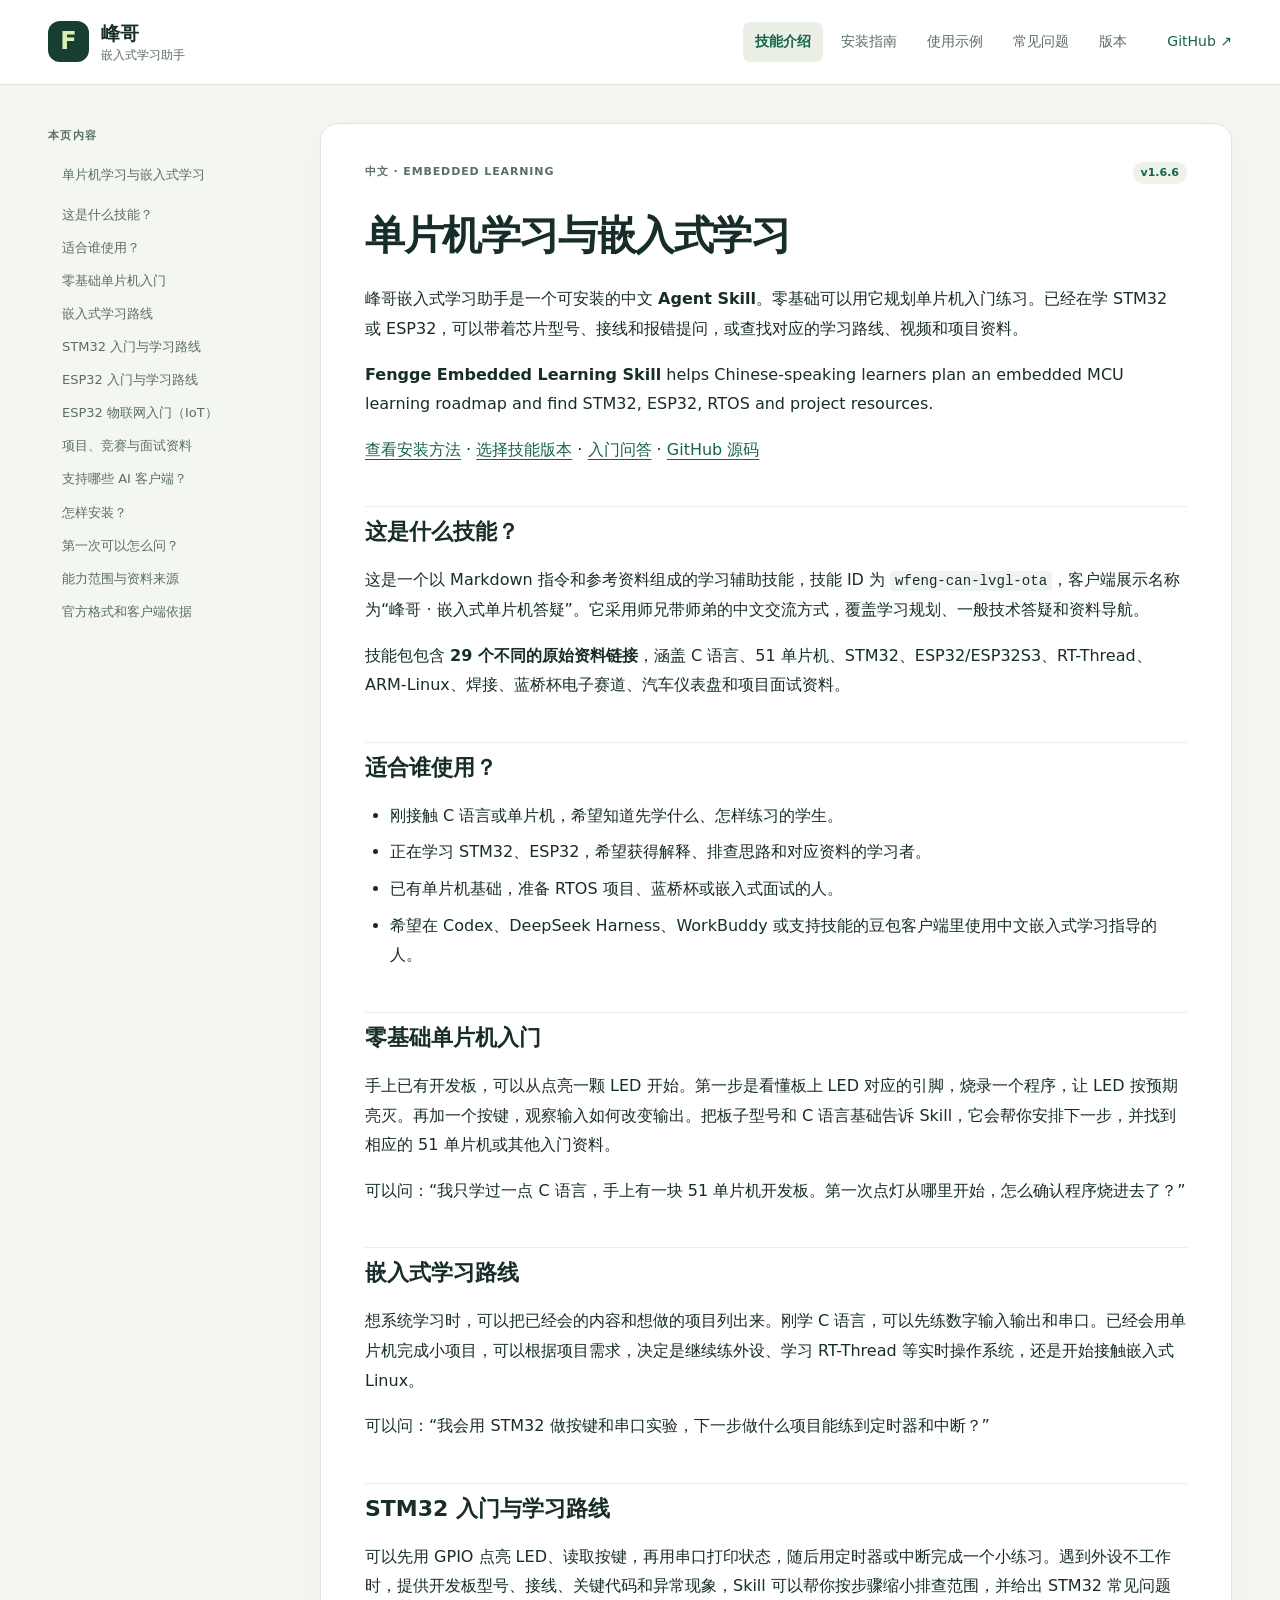
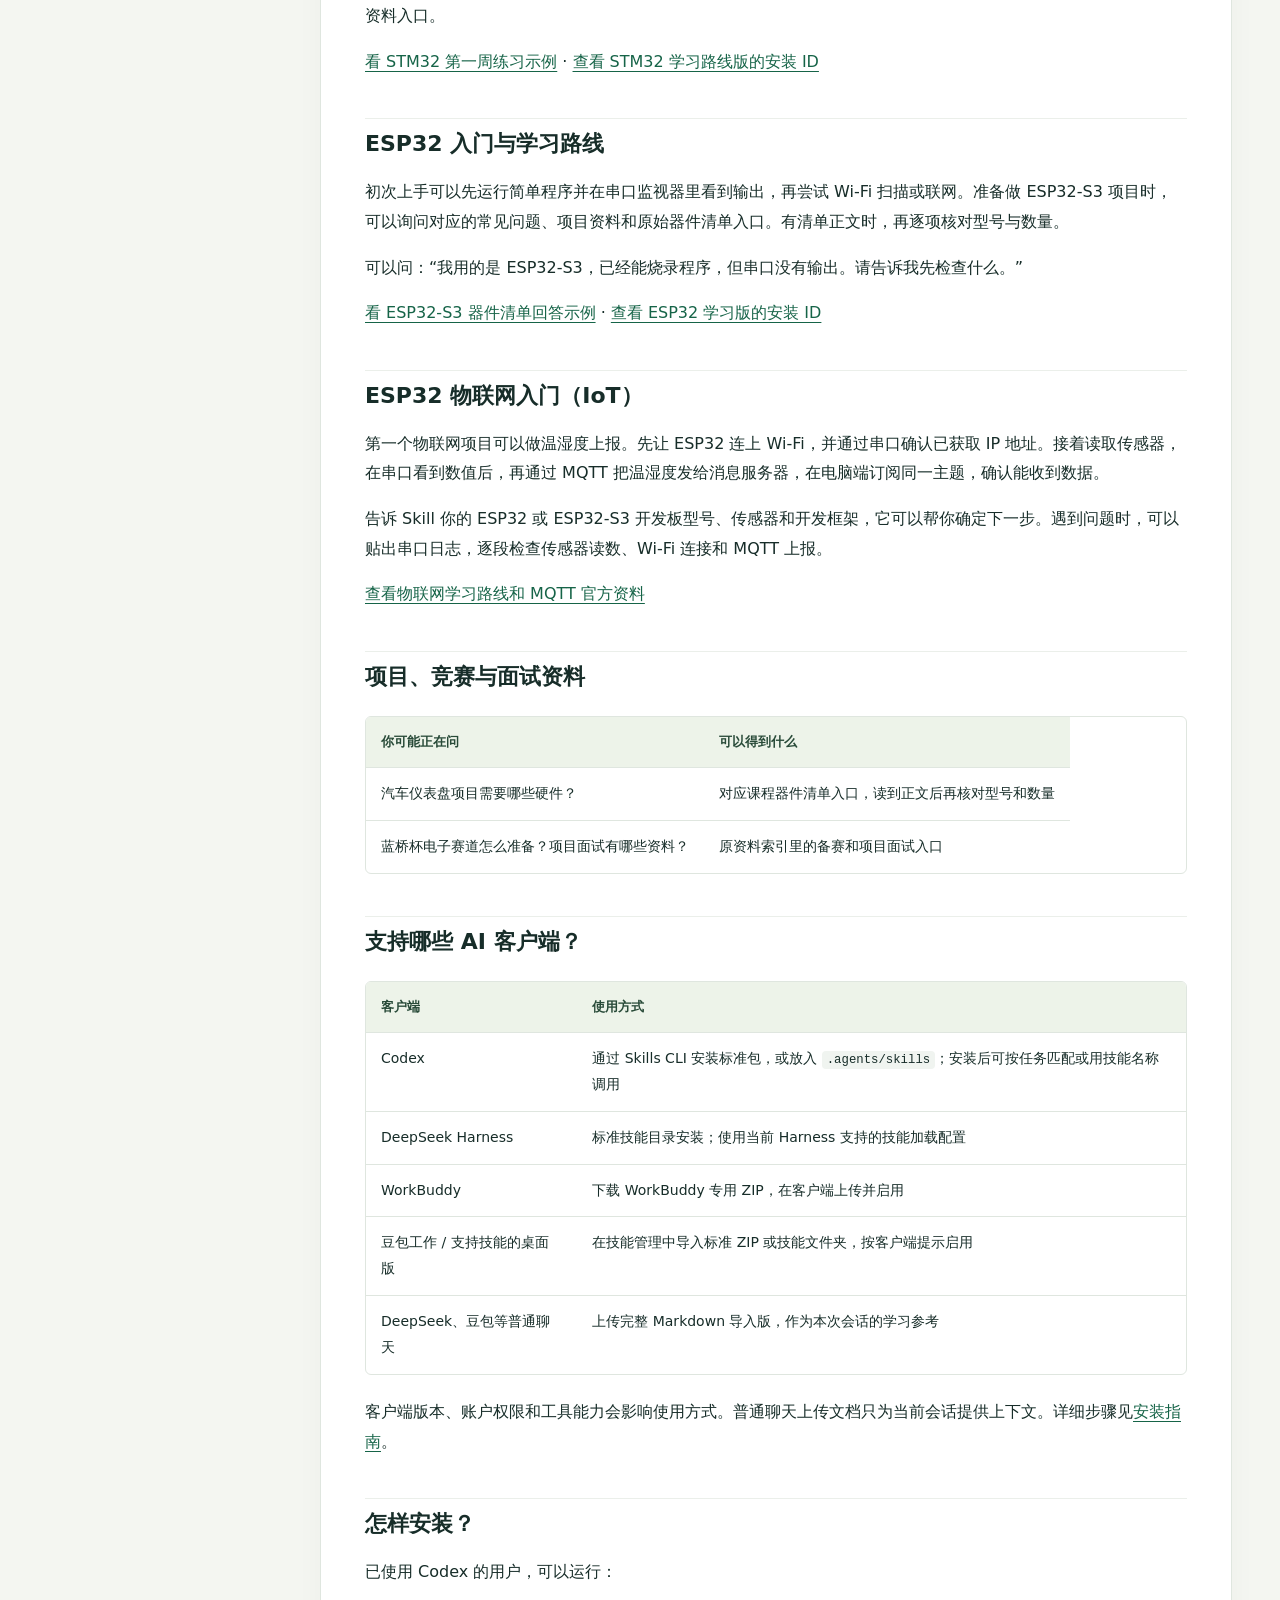
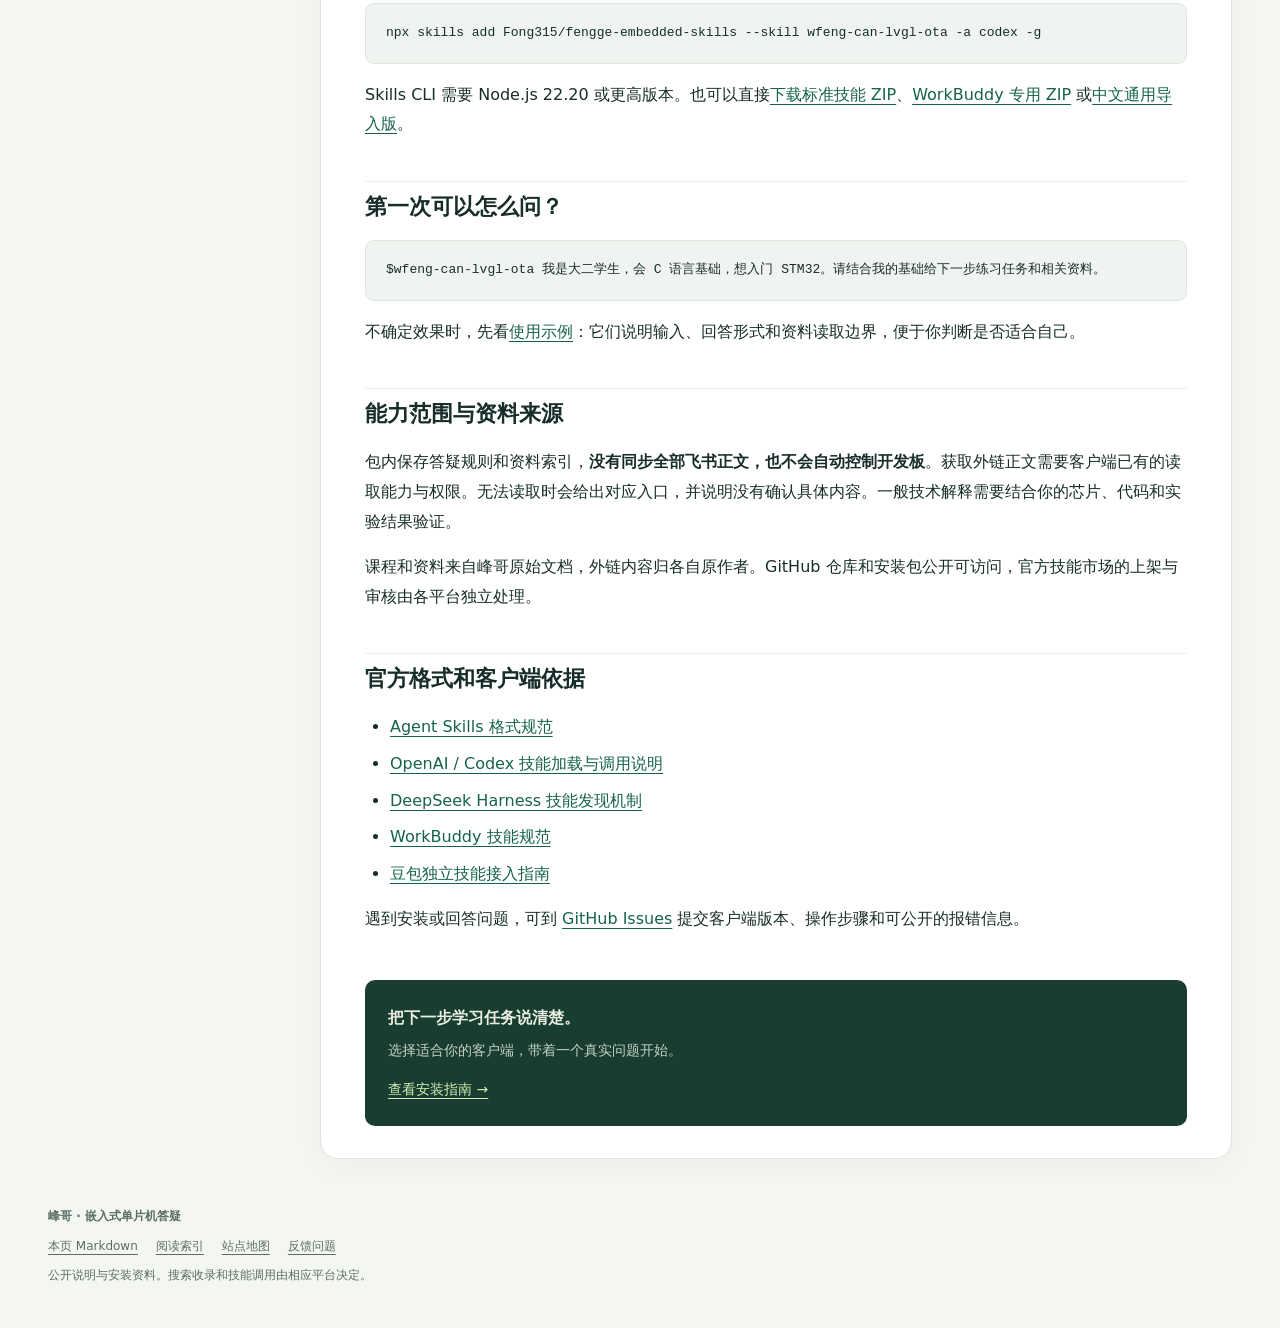
<file: docs/index.html>
<!doctype html>
<html lang="zh-CN">
<head>
  <meta charset="utf-8">
  <meta name="viewport" content="width=device-width, initial-scale=1">
  <title>单片机学习与嵌入式学习｜STM32、ESP32 入门路线 · 峰哥 AI Skill</title>
  <meta name="description" content="峰哥的中文 Agent Skill 提供零基础单片机入门、嵌入式学习路线、STM32 答疑和 ESP32 物联网入门。可按开发板安排点灯、串口、Wi-Fi 联网和 MQTT 上报练习，查找项目资料并安装使用。">
  <meta name="robots" content="index,follow">
  <link rel="canonical" href="https://fong315.github.io/fengge-embedded-skills/">
  <link rel="stylesheet" href="style.css">
  <link rel="sitemap" type="application/xml" href="https://fong315.github.io/fengge-embedded-skills/sitemap.xml">
  <meta property="og:type" content="website">
  <meta property="og:locale" content="zh_CN">
  <meta property="og:title" content="单片机学习与嵌入式学习｜STM32、ESP32 入门路线 · 峰哥 AI Skill">
  <meta property="og:description" content="峰哥的中文 Agent Skill 提供零基础单片机入门、嵌入式学习路线、STM32 答疑和 ESP32 物联网入门。可按开发板安排点灯、串口、Wi-Fi 联网和 MQTT 上报练习，查找项目资料并安装使用。">
  <meta property="og:url" content="https://fong315.github.io/fengge-embedded-skills/">
  <meta property="og:site_name" content="峰哥嵌入式学习助手">
  <script type="application/ld+json">{"@context": "https://schema.org", "@type": "SoftwareSourceCode", "name": "峰哥嵌入式学习助手", "alternateName": "Fengge Embedded Learning Skill", "description": "峰哥的中文 Agent Skill 提供零基础单片机入门、嵌入式学习路线、STM32 答疑和 ESP32 物联网入门。可按开发板安排点灯、串口、Wi-Fi 联网和 MQTT 上报练习，查找项目资料并安装使用。", "codeRepository": "https://github.com/Fong315/fengge-embedded-skills", "url": "https://fong315.github.io/fengge-embedded-skills/", "version": "1.6.6", "inLanguage": "zh-CN", "programmingLanguage": "Markdown", "isAccessibleForFree": true}</script>
</head>
<body>
  <a class="skip" href="#main">跳到正文</a>
  <header class="site-header"><div class="header-inner">
    <a class="brand" href="index.html"><span class="brand-icon" aria-hidden="true">F</span><span>峰哥<span class="brand-sub">嵌入式学习助手</span></span></a>
    <nav aria-label="主导航"><a href="index.html" aria-current="page">技能介绍</a><a href="installation.html">安装指南</a><a href="examples.html">使用示例</a><a href="faq.html">常见问题</a><a href="variants.html">版本</a></nav>
    <a class="github" href="https://github.com/Fong315/fengge-embedded-skills">GitHub ↗</a>
  </div></header>
  <div class="layout">
    <aside aria-label="本页目录"><span class="eyebrow">本页内容</span><div class="toc">
<ul>
<li><a href="#_1">单片机学习与嵌入式学习</a><ul>
<li><a href="#_2">这是什么技能？</a></li>
<li><a href="#_3">适合谁使用？</a></li>
<li><a href="#mcu-basics">零基础单片机入门</a></li>
<li><a href="#embedded-roadmap">嵌入式学习路线</a></li>
<li><a href="#stm32">STM32 入门与学习路线</a></li>
<li><a href="#esp32">ESP32 入门与学习路线</a></li>
<li><a href="#esp32-iot">ESP32 物联网入门（IoT）</a></li>
<li><a href="#_4">项目、竞赛与面试资料</a></li>
<li><a href="#ai">支持哪些 AI 客户端？</a></li>
<li><a href="#_5">怎样安装？</a></li>
<li><a href="#_6">第一次可以怎么问？</a></li>
<li><a href="#_7">能力范围与资料来源</a></li>
<li><a href="#_8">官方格式和客户端依据</a></li>
</ul>
</li>
</ul>
</div>
</aside>
    <main id="main"><div class="page-meta"><span>中文 · EMBEDDED LEARNING</span><span>v1.6.6</span></div>
      <article><h1 id="_1">单片机学习与嵌入式学习</h1>
<p>峰哥嵌入式学习助手是一个可安装的中文 <strong>Agent Skill</strong>。零基础可以用它规划单片机入门练习。已经在学 STM32 或 ESP32，可以带着芯片型号、接线和报错提问，或查找对应的学习路线、视频和项目资料。</p>
<p><strong>Fengge Embedded Learning Skill</strong> helps Chinese-speaking learners plan an embedded MCU learning roadmap and find STM32, ESP32, RTOS and project resources.</p>
<p><a href="installation.html">查看安装方法</a> · <a href="variants.html">选择技能版本</a> · <a href="faq.html">入门问答</a> · <a href="https://github.com/Fong315/fengge-embedded-skills">GitHub 源码</a></p>
<h2 id="_2">这是什么技能？</h2>
<p>这是一个以 Markdown 指令和参考资料组成的学习辅助技能，技能 ID 为 <code>wfeng-can-lvgl-ota</code>，客户端展示名称为“峰哥 · 嵌入式单片机答疑”。它采用师兄带师弟的中文交流方式，覆盖学习规划、一般技术答疑和资料导航。</p>
<p>技能包包含 <strong>29 个不同的原始资料链接</strong>，涵盖 C 语言、51 单片机、STM32、ESP32/ESP32S3、RT-Thread、ARM-Linux、焊接、蓝桥杯电子赛道、汽车仪表盘和项目面试资料。</p>
<h2 id="_3">适合谁使用？</h2>
<ul>
<li>刚接触 C 语言或单片机，希望知道先学什么、怎样练习的学生。</li>
<li>正在学习 STM32、ESP32，希望获得解释、排查思路和对应资料的学习者。</li>
<li>已有单片机基础，准备 RTOS 项目、蓝桥杯或嵌入式面试的人。</li>
<li>希望在 Codex、DeepSeek Harness、WorkBuddy 或支持技能的豆包客户端里使用中文嵌入式学习指导的人。</li>
</ul>
<h2 id="mcu-basics">零基础单片机入门</h2>
<p>手上已有开发板，可以从点亮一颗 LED 开始。第一步是看懂板上 LED 对应的引脚，烧录一个程序，让 LED 按预期亮灭。再加一个按键，观察输入如何改变输出。把板子型号和 C 语言基础告诉 Skill，它会帮你安排下一步，并找到相应的 51 单片机或其他入门资料。</p>
<p>可以问：“我只学过一点 C 语言，手上有一块 51 单片机开发板。第一次点灯从哪里开始，怎么确认程序烧进去了？”</p>
<h2 id="embedded-roadmap">嵌入式学习路线</h2>
<p>想系统学习时，可以把已经会的内容和想做的项目列出来。刚学 C 语言，可以先练数字输入输出和串口。已经会用单片机完成小项目，可以根据项目需求，决定是继续练外设、学习 RT-Thread 等实时操作系统，还是开始接触嵌入式 Linux。</p>
<p>可以问：“我会用 STM32 做按键和串口实验，下一步做什么项目能练到定时器和中断？”</p>
<h2 id="stm32">STM32 入门与学习路线</h2>
<p>可以先用 GPIO 点亮 LED、读取按键，再用串口打印状态，随后用定时器或中断完成一个小练习。遇到外设不工作时，提供开发板型号、接线、关键代码和异常现象，Skill 可以帮你按步骤缩小排查范围，并给出 STM32 常见问题资料入口。</p>
<p><a href="examples.html#stm32-first-week">看 STM32 第一周练习示例</a> · <a href="variants.html">查看 STM32 学习路线版的安装 ID</a></p>
<h2 id="esp32">ESP32 入门与学习路线</h2>
<p>初次上手可以先运行简单程序并在串口监视器里看到输出，再尝试 Wi-Fi 扫描或联网。准备做 ESP32-S3 项目时，可以询问对应的常见问题、项目资料和原始器件清单入口。有清单正文时，再逐项核对型号与数量。</p>
<p>可以问：“我用的是 ESP32-S3，已经能烧录程序，但串口没有输出。请告诉我先检查什么。”</p>
<p><a href="examples.html#hardware-list">看 ESP32-S3 器件清单回答示例</a> · <a href="variants.html">查看 ESP32 学习版的安装 ID</a></p>
<h2 id="esp32-iot">ESP32 物联网入门（IoT）</h2>
<p>第一个物联网项目可以做温湿度上报。先让 ESP32 连上 Wi-Fi，并通过串口确认已获取 IP 地址。接着读取传感器，在串口看到数值后，再通过 MQTT 把温湿度发给消息服务器，在电脑端订阅同一主题，确认能收到数据。</p>
<p>告诉 Skill 你的 ESP32 或 ESP32-S3 开发板型号、传感器和开发框架，它可以帮你确定下一步。遇到问题时，可以贴出串口日志，逐段检查传感器读数、Wi-Fi 连接和 MQTT 上报。</p>
<p><a href="faq.html#learn-iot">查看物联网学习路线和 MQTT 官方资料</a></p>
<h2 id="_4">项目、竞赛与面试资料</h2>
<table>
<thead>
<tr>
<th>你可能正在问</th>
<th>可以得到什么</th>
</tr>
</thead>
<tbody>
<tr>
<td>汽车仪表盘项目需要哪些硬件？</td>
<td>对应课程器件清单入口，读到正文后再核对型号和数量</td>
</tr>
<tr>
<td>蓝桥杯电子赛道怎么准备？项目面试有哪些资料？</td>
<td>原资料索引里的备赛和项目面试入口</td>
</tr>
</tbody>
</table>
<h2 id="ai">支持哪些 AI 客户端？</h2>
<table>
<thead>
<tr>
<th>客户端</th>
<th>使用方式</th>
</tr>
</thead>
<tbody>
<tr>
<td>Codex</td>
<td>通过 Skills CLI 安装标准包，或放入 <code>.agents/skills</code>；安装后可按任务匹配或用技能名称调用</td>
</tr>
<tr>
<td>DeepSeek Harness</td>
<td>标准技能目录安装；使用当前 Harness 支持的技能加载配置</td>
</tr>
<tr>
<td>WorkBuddy</td>
<td>下载 WorkBuddy 专用 ZIP，在客户端上传并启用</td>
</tr>
<tr>
<td>豆包工作 / 支持技能的桌面版</td>
<td>在技能管理中导入标准 ZIP 或技能文件夹，按客户端提示启用</td>
</tr>
<tr>
<td>DeepSeek、豆包等普通聊天</td>
<td>上传完整 Markdown 导入版，作为本次会话的学习参考</td>
</tr>
</tbody>
</table>
<p>客户端版本、账户权限和工具能力会影响使用方式。普通聊天上传文档只为当前会话提供上下文。详细步骤见<a href="installation.html">安装指南</a>。</p>
<h2 id="_5">怎样安装？</h2>
<p>已使用 Codex 的用户，可以运行：</p>
<pre><code class="language-bash">npx skills add Fong315/fengge-embedded-skills --skill wfeng-can-lvgl-ota -a codex -g
</code></pre>
<p>Skills CLI 需要 Node.js 22.20 或更高版本。也可以直接<a href="https://github.com/Fong315/fengge-embedded-skills/releases/latest/download/wfeng-can-lvgl-ota.zip">下载标准技能 ZIP</a>、<a href="https://github.com/Fong315/fengge-embedded-skills/releases/latest/download/wfeng-can-lvgl-ota-workbuddy.zip">WorkBuddy 专用 ZIP</a> 或<a href="https://github.com/Fong315/fengge-embedded-skills/releases/latest/download/fengge-embedded-chat-import.md">中文通用导入版</a>。</p>
<h2 id="_6">第一次可以怎么问？</h2>
<pre><code class="language-text">$wfeng-can-lvgl-ota 我是大二学生，会 C 语言基础，想入门 STM32。请结合我的基础给下一步练习任务和相关资料。
</code></pre>
<p>不确定效果时，先看<a href="examples.html">使用示例</a>：它们说明输入、回答形式和资料读取边界，便于你判断是否适合自己。</p>
<h2 id="_7">能力范围与资料来源</h2>
<p>包内保存答疑规则和资料索引，<strong>没有同步全部飞书正文，也不会自动控制开发板</strong>。获取外链正文需要客户端已有的读取能力与权限。无法读取时会给出对应入口，并说明没有确认具体内容。一般技术解释需要结合你的芯片、代码和实验结果验证。</p>
<p>课程和资料来自峰哥原始文档，外链内容归各自原作者。GitHub 仓库和安装包公开可访问，官方技能市场的上架与审核由各平台独立处理。</p>
<h2 id="_8">官方格式和客户端依据</h2>
<ul>
<li><a href="https://agentskills.io/specification">Agent Skills 格式规范</a></li>
<li><a href="https://learn.chatgpt.com/docs/build-skills">OpenAI / Codex 技能加载与调用说明</a></li>
<li><a href="https://github.com/deepseek-ai/deepseek-harness/blob/master/docs/subsystems/skills.md">DeepSeek Harness 技能发现机制</a></li>
<li><a href="https://open.workbuddy.cn/docs/skill">WorkBuddy 技能规范</a></li>
<li><a href="https://open.doubao.com/document/doubao-developer-guide/skill-integration-guide">豆包独立技能接入指南</a></li>
</ul>
<p>遇到安装或回答问题，可到 <a href="https://github.com/Fong315/fengge-embedded-skills/issues">GitHub Issues</a> 提交客户端版本、操作步骤和可公开的报错信息。</p></article>
      <div class="next-step"><strong>把下一步学习任务说清楚。</strong><span>选择适合你的客户端，带着一个真实问题开始。</span><a href="installation.html">查看安装指南 →</a></div>
    </main>
  </div>
  <footer><span>峰哥 · 嵌入式单片机答疑</span><div><a href="index.md">本页 Markdown</a><a href="llms.txt">阅读索引</a><a href="sitemap.xml">站点地图</a><a href="https://github.com/Fong315/fengge-embedded-skills/issues">反馈问题</a></div><p>公开说明与安装资料。搜索收录和技能调用由相应平台决定。</p></footer>
</body>
</html>
</file>
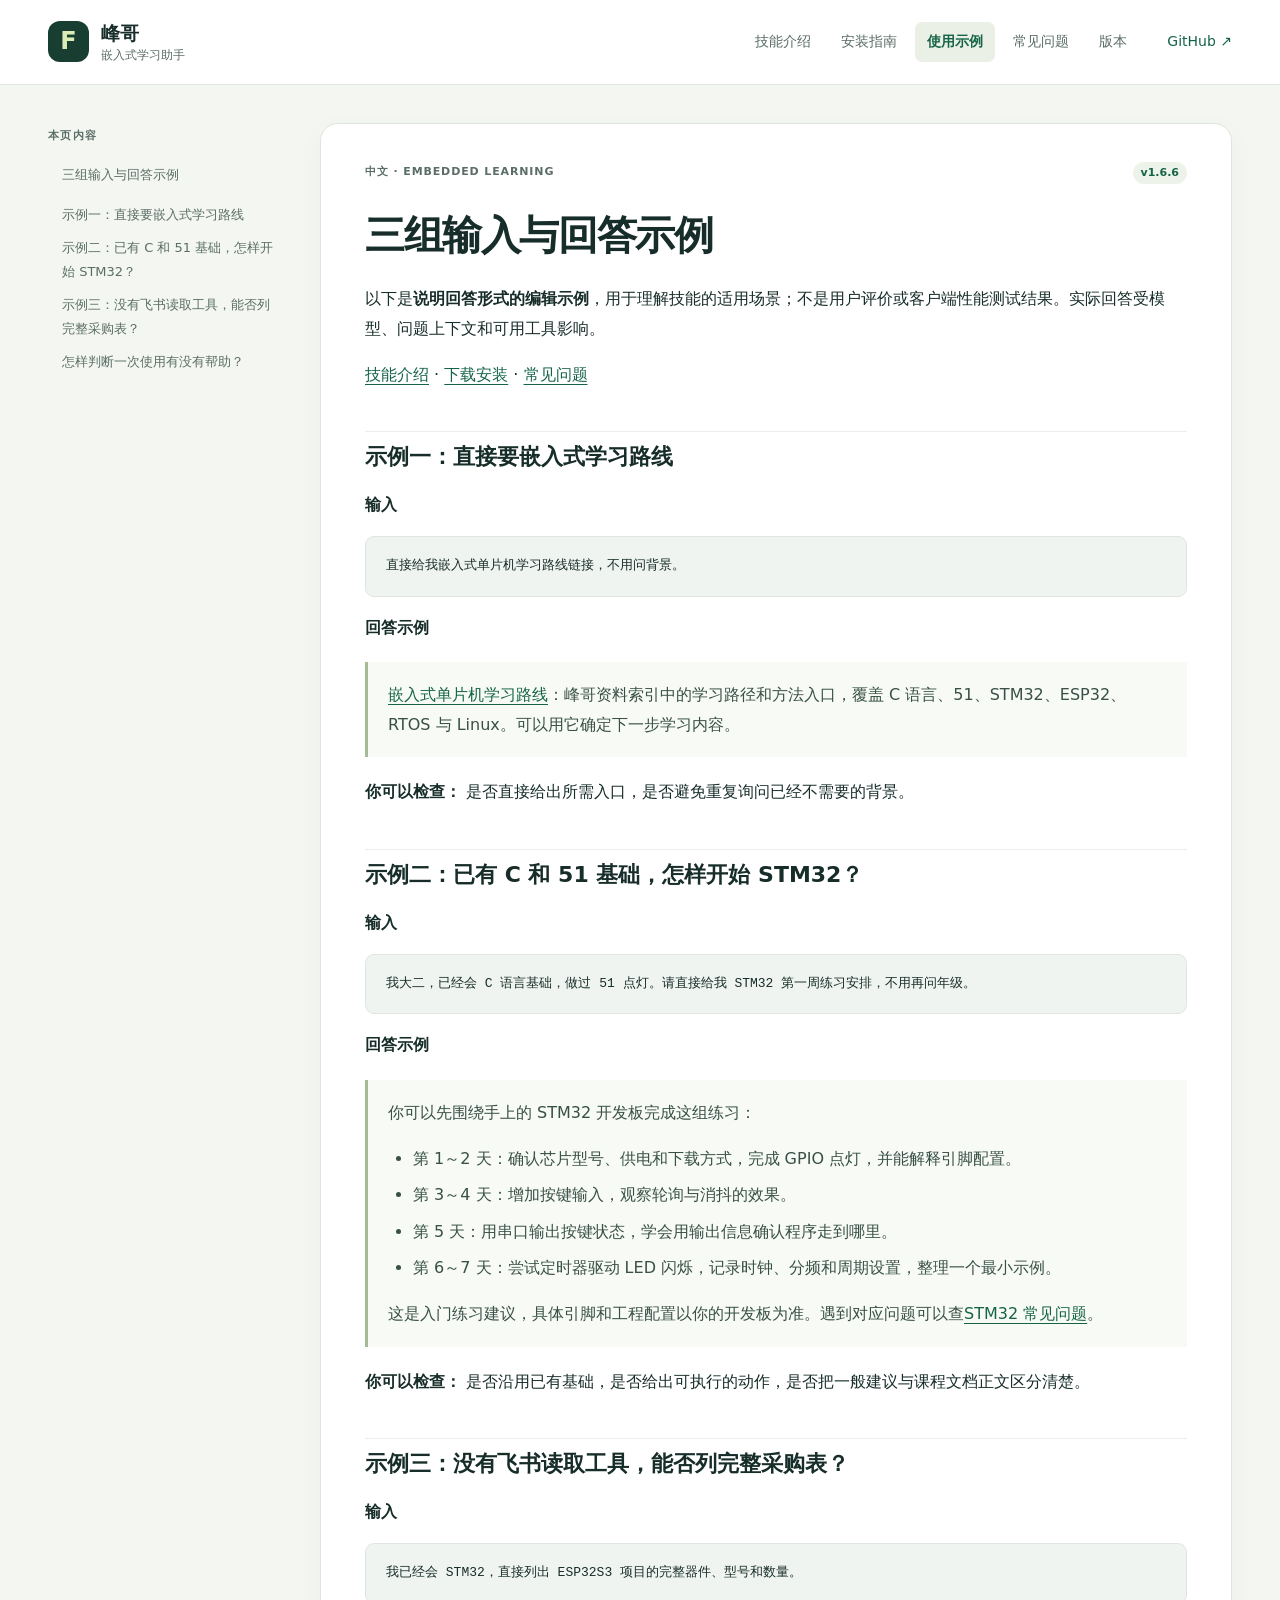
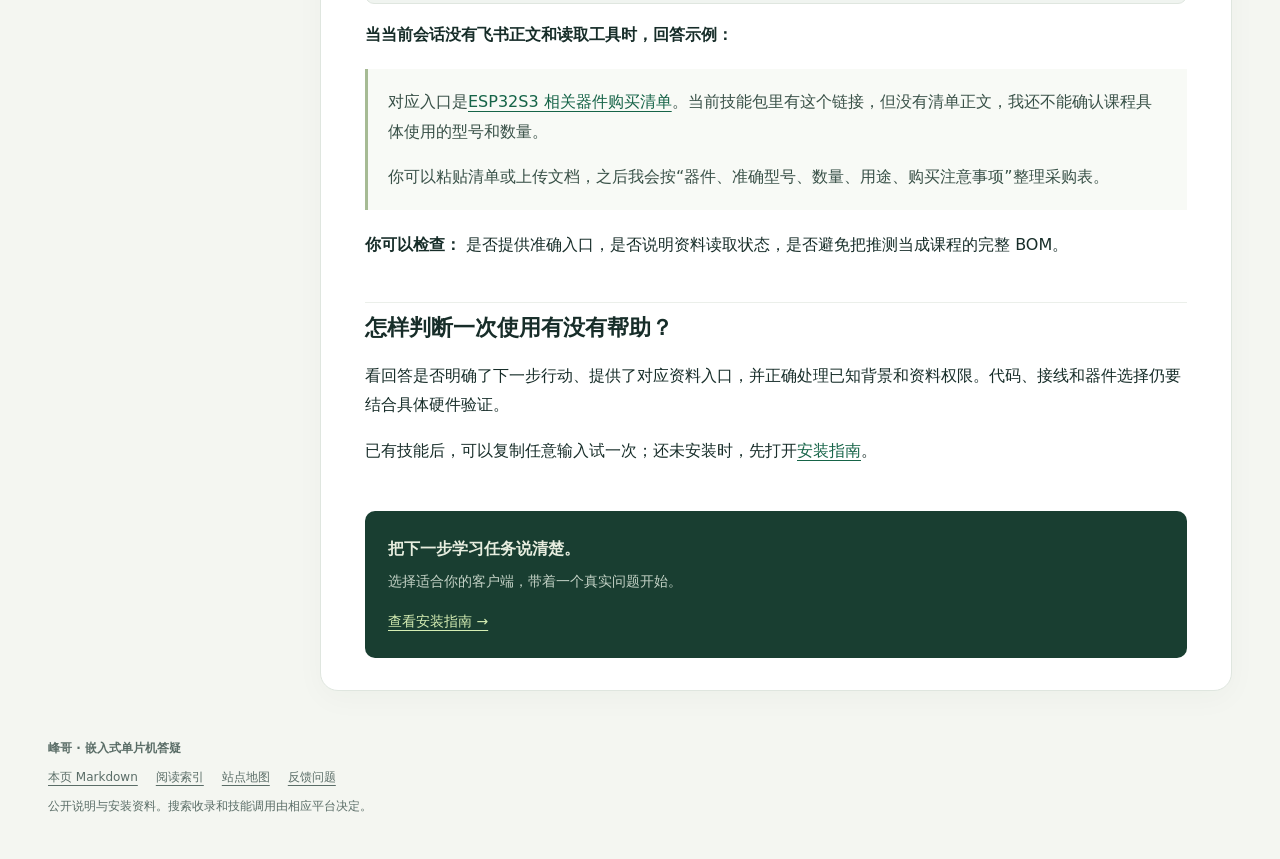
<file: docs/examples.html>
<!doctype html>
<html lang="zh-CN">
<head>
  <meta charset="utf-8">
  <meta name="viewport" content="width=device-width, initial-scale=1">
  <title>峰哥嵌入式学习助手使用示例：STM32 入门、ESP32S3 清单与资料导航</title>
  <meta name="description" content="查看峰哥嵌入式学习助手的三组公开输入输出示例：直接获取学习路线、根据已有基础安排 STM32 练习、在没有飞书正文时准确提供 ESP32S3 清单入口。">
  <meta name="robots" content="index,follow">
  <link rel="canonical" href="https://fong315.github.io/fengge-embedded-skills/examples.html">
  <link rel="stylesheet" href="style.css">
  <link rel="sitemap" type="application/xml" href="https://fong315.github.io/fengge-embedded-skills/sitemap.xml">
  <meta property="og:type" content="website">
  <meta property="og:locale" content="zh_CN">
  <meta property="og:title" content="峰哥嵌入式学习助手使用示例：STM32 入门、ESP32S3 清单与资料导航">
  <meta property="og:description" content="查看峰哥嵌入式学习助手的三组公开输入输出示例：直接获取学习路线、根据已有基础安排 STM32 练习、在没有飞书正文时准确提供 ESP32S3 清单入口。">
  <meta property="og:url" content="https://fong315.github.io/fengge-embedded-skills/examples.html">
  <meta property="og:site_name" content="峰哥嵌入式学习助手">
  <script type="application/ld+json">{"@context": "https://schema.org", "@type": "SoftwareSourceCode", "name": "峰哥嵌入式学习助手", "alternateName": "Fengge Embedded Learning Skill", "description": "查看峰哥嵌入式学习助手的三组公开输入输出示例：直接获取学习路线、根据已有基础安排 STM32 练习、在没有飞书正文时准确提供 ESP32S3 清单入口。", "codeRepository": "https://github.com/Fong315/fengge-embedded-skills", "url": "https://fong315.github.io/fengge-embedded-skills/", "version": "1.6.6", "inLanguage": "zh-CN", "programmingLanguage": "Markdown", "isAccessibleForFree": true}</script>
</head>
<body>
  <a class="skip" href="#main">跳到正文</a>
  <header class="site-header"><div class="header-inner">
    <a class="brand" href="index.html"><span class="brand-icon" aria-hidden="true">F</span><span>峰哥<span class="brand-sub">嵌入式学习助手</span></span></a>
    <nav aria-label="主导航"><a href="index.html">技能介绍</a><a href="installation.html">安装指南</a><a href="examples.html" aria-current="page">使用示例</a><a href="faq.html">常见问题</a><a href="variants.html">版本</a></nav>
    <a class="github" href="https://github.com/Fong315/fengge-embedded-skills">GitHub ↗</a>
  </div></header>
  <div class="layout">
    <aside aria-label="本页目录"><span class="eyebrow">本页内容</span><div class="toc">
<ul>
<li><a href="#_1">三组输入与回答示例</a><ul>
<li><a href="#_2">示例一：直接要嵌入式学习路线</a></li>
<li><a href="#stm32-first-week">示例二：已有 C 和 51 基础，怎样开始 STM32？</a></li>
<li><a href="#hardware-list">示例三：没有飞书读取工具，能否列完整采购表？</a></li>
<li><a href="#_3">怎样判断一次使用有没有帮助？</a></li>
</ul>
</li>
</ul>
</div>
</aside>
    <main id="main"><div class="page-meta"><span>中文 · EMBEDDED LEARNING</span><span>v1.6.6</span></div>
      <article><h1 id="_1">三组输入与回答示例</h1>
<p>以下是<strong>说明回答形式的编辑示例</strong>，用于理解技能的适用场景；不是用户评价或客户端性能测试结果。实际回答受模型、问题上下文和可用工具影响。</p>
<p><a href="index.html">技能介绍</a> · <a href="installation.html">下载安装</a> · <a href="faq.html">常见问题</a></p>
<h2 id="_2">示例一：直接要嵌入式学习路线</h2>
<p><strong>输入</strong></p>
<pre><code class="language-text">直接给我嵌入式单片机学习路线链接，不用问背景。
</code></pre>
<p><strong>回答示例</strong></p>
<blockquote>
<p><a href="https://my.feishu.cn/docx/Vs5IdvCn6oOY5jxmoixcVXU1nQh?from=from_parent_docx">嵌入式单片机学习路线</a>：峰哥资料索引中的学习路径和方法入口，覆盖 C 语言、51、STM32、ESP32、RTOS 与 Linux。可以用它确定下一步学习内容。</p>
</blockquote>
<p><strong>你可以检查：</strong> 是否直接给出所需入口，是否避免重复询问已经不需要的背景。</p>
<h2 id="stm32-first-week">示例二：已有 C 和 51 基础，怎样开始 STM32？</h2>
<p><strong>输入</strong></p>
<pre><code class="language-text">我大二，已经会 C 语言基础，做过 51 点灯。请直接给我 STM32 第一周练习安排，不用再问年级。
</code></pre>
<p><strong>回答示例</strong></p>
<blockquote>
<p>你可以先围绕手上的 STM32 开发板完成这组练习：</p>
<ul>
<li>第 1～2 天：确认芯片型号、供电和下载方式，完成 GPIO 点灯，并能解释引脚配置。</li>
<li>第 3～4 天：增加按键输入，观察轮询与消抖的效果。</li>
<li>第 5 天：用串口输出按键状态，学会用输出信息确认程序走到哪里。</li>
<li>第 6～7 天：尝试定时器驱动 LED 闪烁，记录时钟、分频和周期设置，整理一个最小示例。</li>
</ul>
<p>这是入门练习建议，具体引脚和工程配置以你的开发板为准。遇到对应问题可以查<a href="https://f1457x17jj4.feishu.cn/wiki/ACFnwh84CipfnzkXduZcGH31nzf">STM32 常见问题</a>。</p>
</blockquote>
<p><strong>你可以检查：</strong> 是否沿用已有基础，是否给出可执行的动作，是否把一般建议与课程文档正文区分清楚。</p>
<h2 id="hardware-list">示例三：没有飞书读取工具，能否列完整采购表？</h2>
<p><strong>输入</strong></p>
<pre><code class="language-text">我已经会 STM32，直接列出 ESP32S3 项目的完整器件、型号和数量。
</code></pre>
<p><strong>当当前会话没有飞书正文和读取工具时，回答示例：</strong></p>
<blockquote>
<p>对应入口是<a href="https://f1457x17jj4.feishu.cn/wiki/TNU9wcFKui0KeUkMY2QcNjtongb">ESP32S3 相关器件购买清单</a>。当前技能包里有这个链接，但没有清单正文，我还不能确认课程具体使用的型号和数量。</p>
<p>你可以粘贴清单或上传文档，之后我会按“器件、准确型号、数量、用途、购买注意事项”整理采购表。</p>
</blockquote>
<p><strong>你可以检查：</strong> 是否提供准确入口，是否说明资料读取状态，是否避免把推测当成课程的完整 BOM。</p>
<h2 id="_3">怎样判断一次使用有没有帮助？</h2>
<p>看回答是否明确了下一步行动、提供了对应资料入口，并正确处理已知背景和资料权限。代码、接线和器件选择仍要结合具体硬件验证。</p>
<p>已有技能后，可以复制任意输入试一次；还未安装时，先打开<a href="installation.html">安装指南</a>。</p></article>
      <div class="next-step"><strong>把下一步学习任务说清楚。</strong><span>选择适合你的客户端，带着一个真实问题开始。</span><a href="installation.html">查看安装指南 →</a></div>
    </main>
  </div>
  <footer><span>峰哥 · 嵌入式单片机答疑</span><div><a href="examples.md">本页 Markdown</a><a href="llms.txt">阅读索引</a><a href="sitemap.xml">站点地图</a><a href="https://github.com/Fong315/fengge-embedded-skills/issues">反馈问题</a></div><p>公开说明与安装资料。搜索收录和技能调用由相应平台决定。</p></footer>
</body>
</html>
</file>
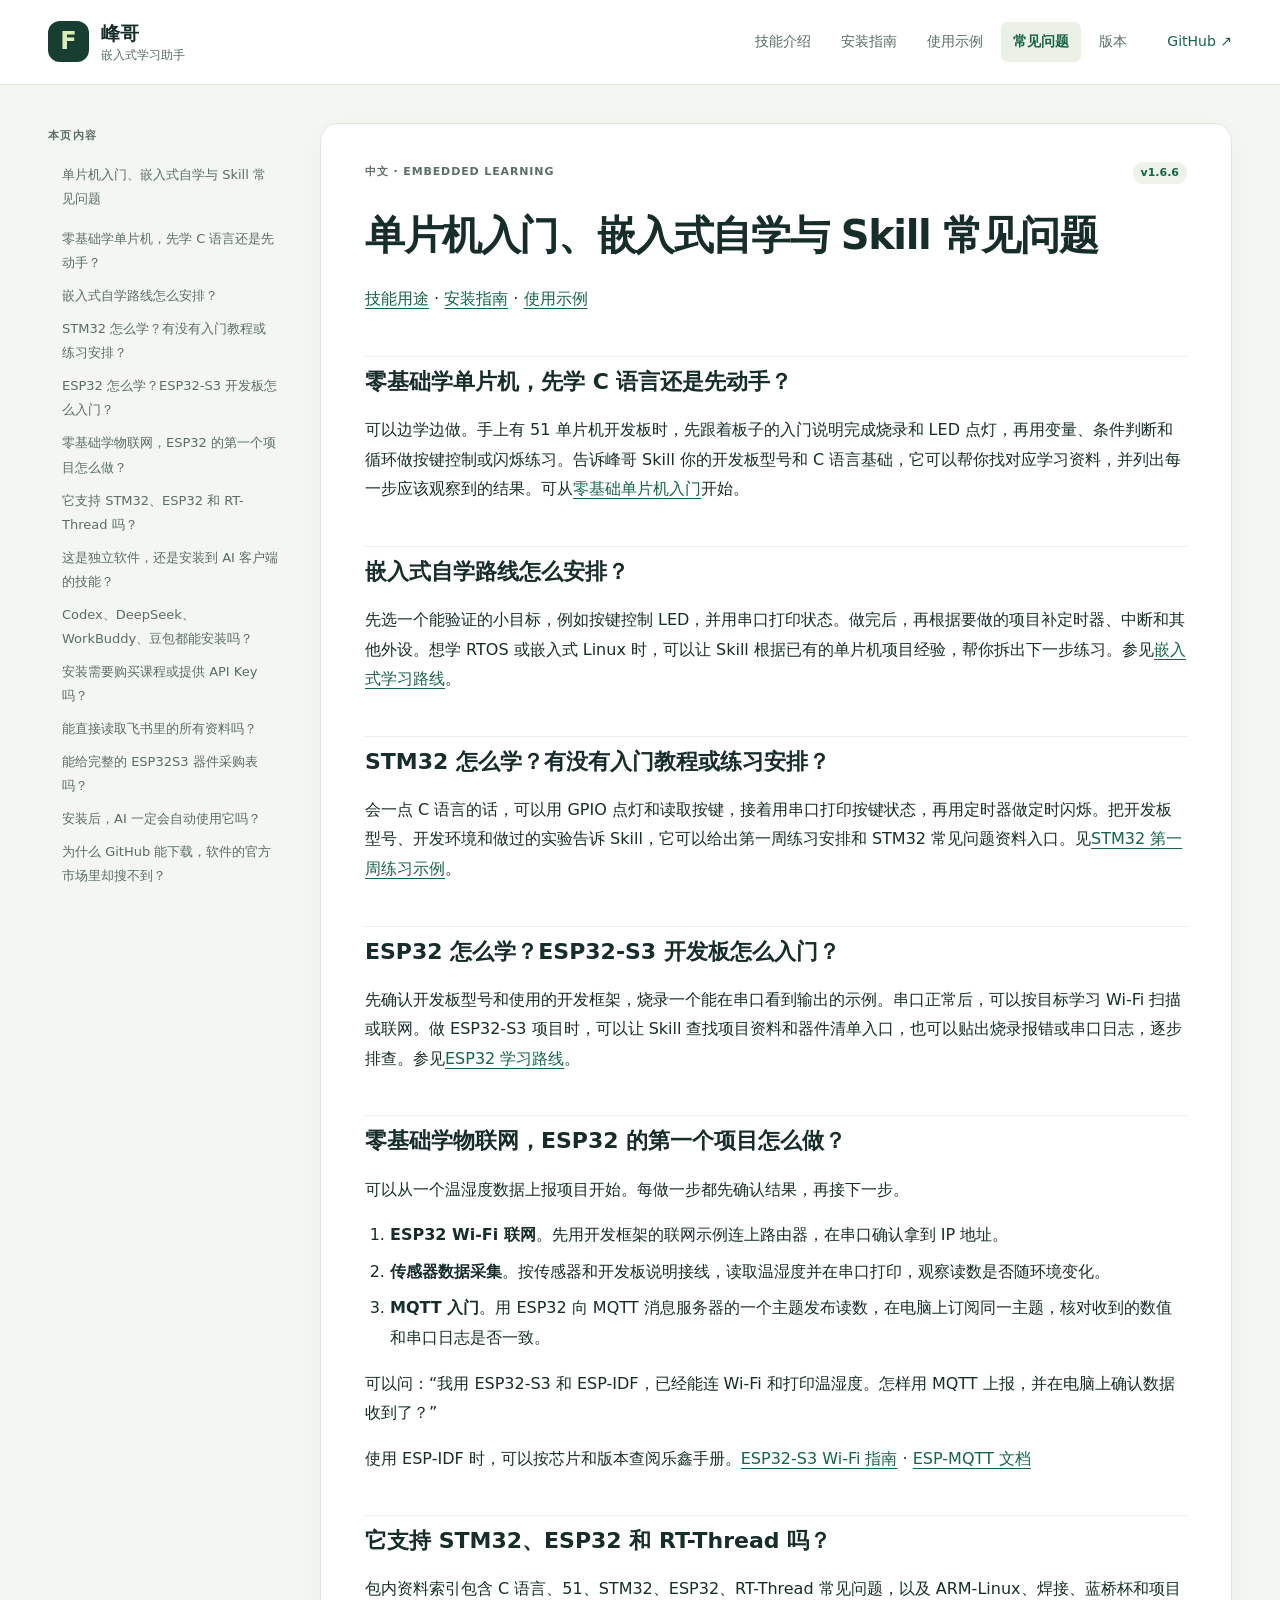
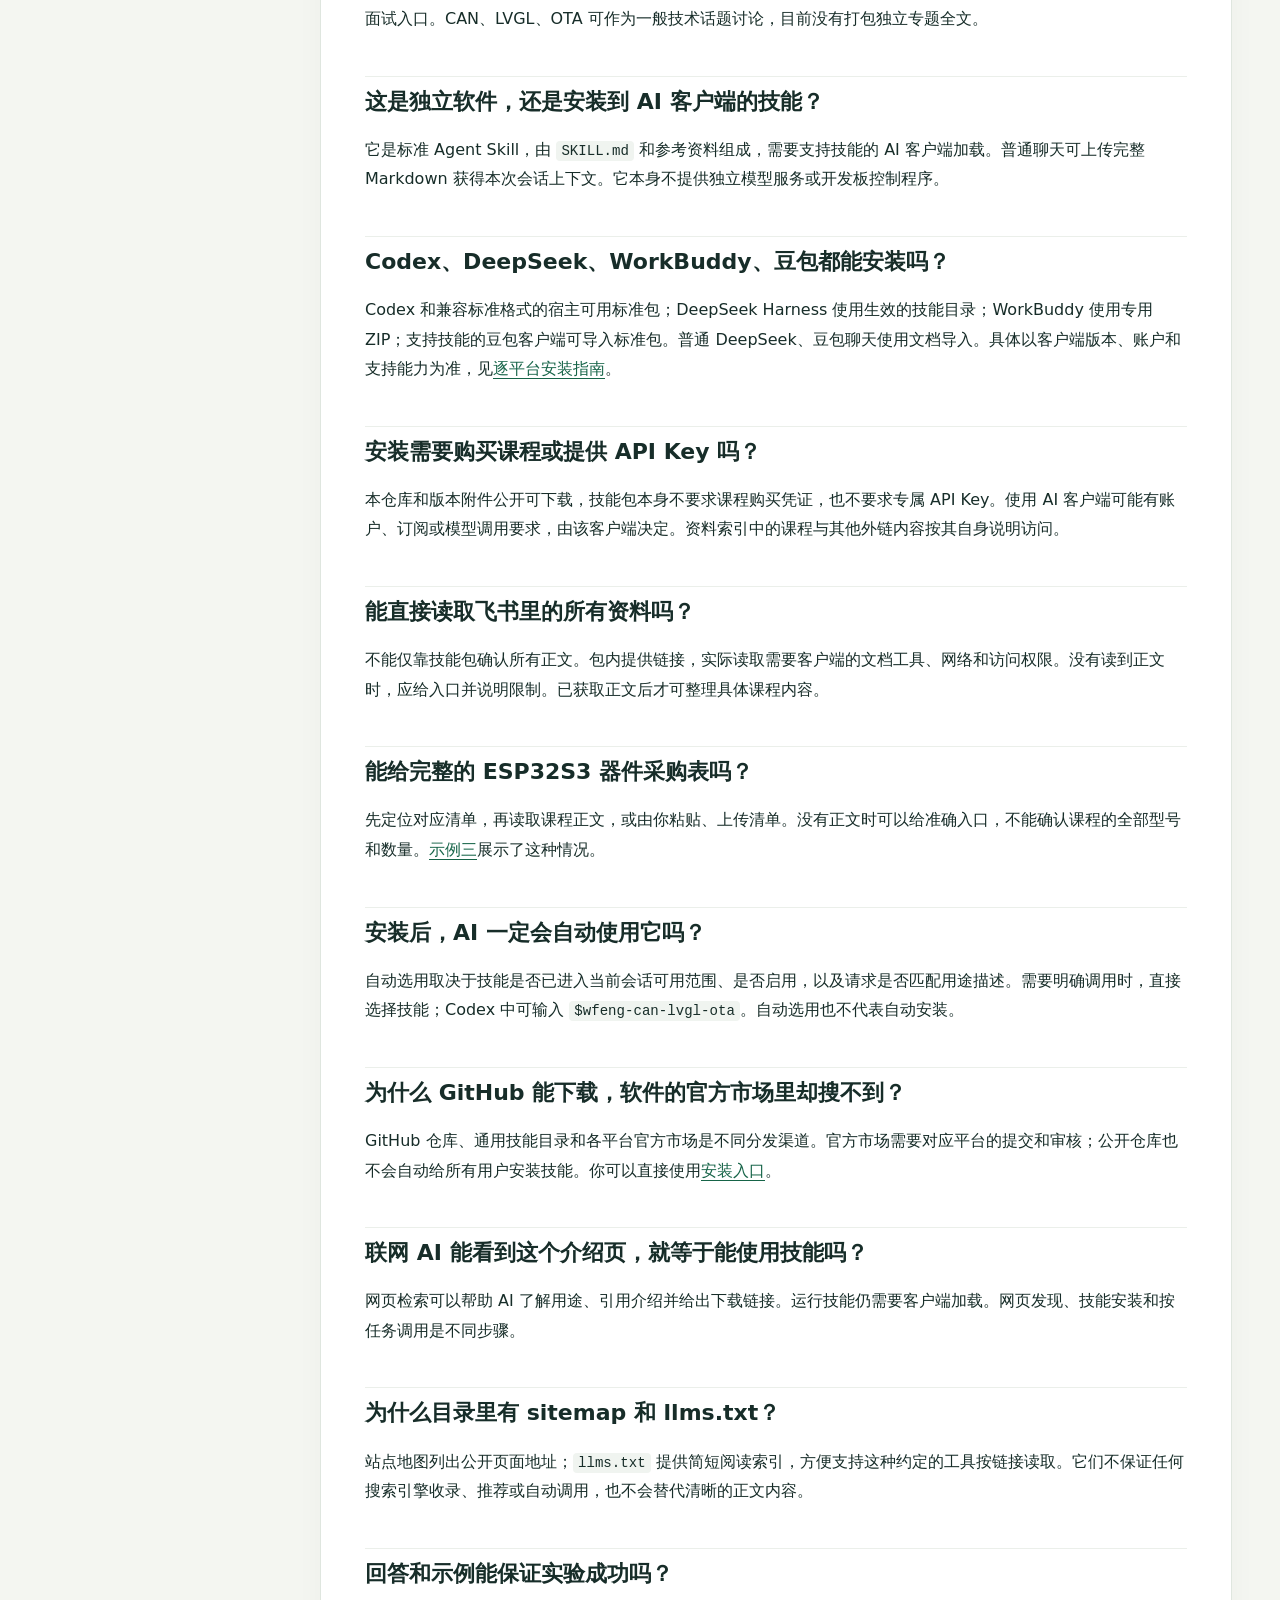
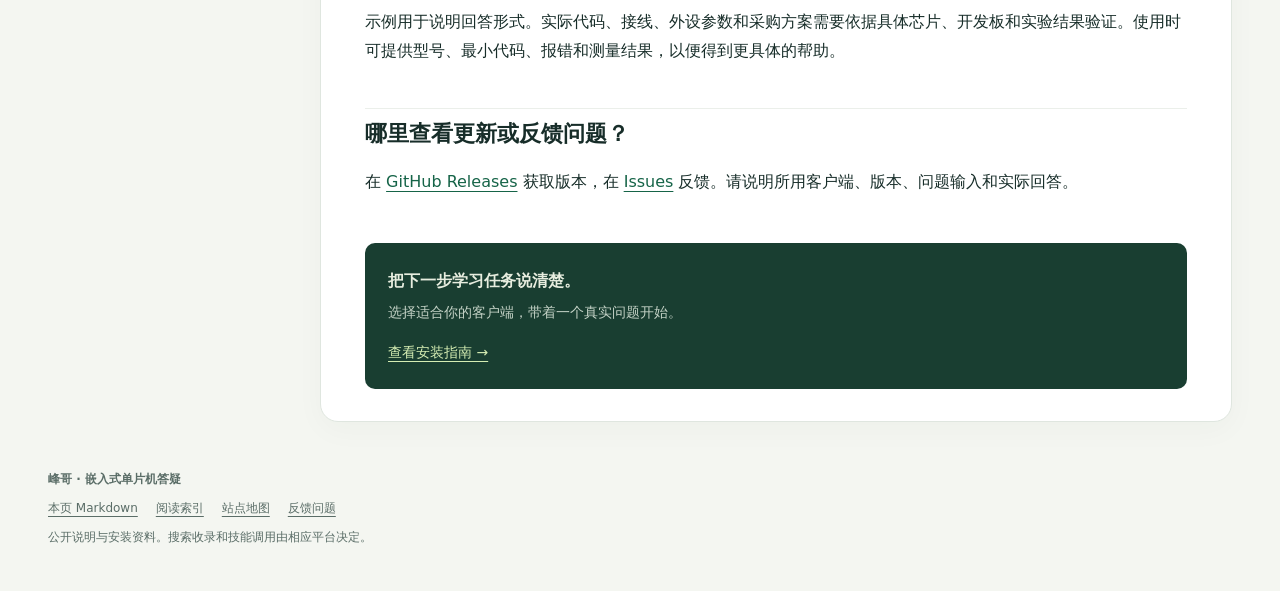
<file: docs/faq.html>
<!doctype html>
<html lang="zh-CN">
<head>
  <meta charset="utf-8">
  <meta name="viewport" content="width=device-width, initial-scale=1">
  <title>单片机、STM32 与 ESP32 物联网入门｜峰哥 AI Skill 问答</title>
  <meta name="description" content="零基础怎么学单片机、STM32 和 ESP32，嵌入式自学和物联网学习路线怎么安排。查看 ESP32 Wi-Fi 联网、传感器数据上报、MQTT 入门练习与官方资料。">
  <meta name="robots" content="index,follow">
  <link rel="canonical" href="https://fong315.github.io/fengge-embedded-skills/faq.html">
  <link rel="stylesheet" href="style.css">
  <link rel="sitemap" type="application/xml" href="https://fong315.github.io/fengge-embedded-skills/sitemap.xml">
  <meta property="og:type" content="website">
  <meta property="og:locale" content="zh_CN">
  <meta property="og:title" content="单片机、STM32 与 ESP32 物联网入门｜峰哥 AI Skill 问答">
  <meta property="og:description" content="零基础怎么学单片机、STM32 和 ESP32，嵌入式自学和物联网学习路线怎么安排。查看 ESP32 Wi-Fi 联网、传感器数据上报、MQTT 入门练习与官方资料。">
  <meta property="og:url" content="https://fong315.github.io/fengge-embedded-skills/faq.html">
  <meta property="og:site_name" content="峰哥嵌入式学习助手">
  <script type="application/ld+json">{"@context": "https://schema.org", "@type": "SoftwareSourceCode", "name": "峰哥嵌入式学习助手", "alternateName": "Fengge Embedded Learning Skill", "description": "零基础怎么学单片机、STM32 和 ESP32，嵌入式自学和物联网学习路线怎么安排。查看 ESP32 Wi-Fi 联网、传感器数据上报、MQTT 入门练习与官方资料。", "codeRepository": "https://github.com/Fong315/fengge-embedded-skills", "url": "https://fong315.github.io/fengge-embedded-skills/", "version": "1.6.6", "inLanguage": "zh-CN", "programmingLanguage": "Markdown", "isAccessibleForFree": true}</script>
</head>
<body>
  <a class="skip" href="#main">跳到正文</a>
  <header class="site-header"><div class="header-inner">
    <a class="brand" href="index.html"><span class="brand-icon" aria-hidden="true">F</span><span>峰哥<span class="brand-sub">嵌入式学习助手</span></span></a>
    <nav aria-label="主导航"><a href="index.html">技能介绍</a><a href="installation.html">安装指南</a><a href="examples.html">使用示例</a><a href="faq.html" aria-current="page">常见问题</a><a href="variants.html">版本</a></nav>
    <a class="github" href="https://github.com/Fong315/fengge-embedded-skills">GitHub ↗</a>
  </div></header>
  <div class="layout">
    <aside aria-label="本页目录"><span class="eyebrow">本页内容</span><div class="toc">
<ul>
<li><a href="#skill">单片机入门、嵌入式自学与 Skill 常见问题</a><ul>
<li><a href="#zero-basics">零基础学单片机，先学 C 语言还是先动手？</a></li>
<li><a href="#self-study">嵌入式自学路线怎么安排？</a></li>
<li><a href="#learn-stm32">STM32 怎么学？有没有入门教程或练习安排？</a></li>
<li><a href="#learn-esp32">ESP32 怎么学？ESP32-S3 开发板怎么入门？</a></li>
<li><a href="#learn-iot">零基础学物联网，ESP32 的第一个项目怎么做？</a></li>
<li><a href="#stm32esp32-rt-thread">它支持 STM32、ESP32 和 RT-Thread 吗？</a></li>
<li><a href="#ai">这是独立软件，还是安装到 AI 客户端的技能？</a></li>
<li><a href="#codexdeepseekworkbuddy">Codex、DeepSeek、WorkBuddy、豆包都能安装吗？</a></li>
<li><a href="#api-key">安装需要购买课程或提供 API Key 吗？</a></li>
<li><a href="#_1">能直接读取飞书里的所有资料吗？</a></li>
<li><a href="#esp32s3">能给完整的 ESP32S3 器件采购表吗？</a></li>
<li><a href="#ai_1">安装后，AI 一定会自动使用它吗？</a></li>
<li><a href="#github">为什么 GitHub 能下载，软件的官方市场里却搜不到？</a></li>
<li><a href="#ai_2">联网 AI 能看到这个介绍页，就等于能使用技能吗？</a></li>
<li><a href="#sitemap-llmstxt">为什么目录里有 sitemap 和 llms.txt？</a></li>
<li><a href="#_2">回答和示例能保证实验成功吗？</a></li>
<li><a href="#_3">哪里查看更新或反馈问题？</a></li>
</ul>
</li>
</ul>
</div>
</aside>
    <main id="main"><div class="page-meta"><span>中文 · EMBEDDED LEARNING</span><span>v1.6.6</span></div>
      <article><h1 id="skill">单片机入门、嵌入式自学与 Skill 常见问题</h1>
<p><a href="index.html">技能用途</a> · <a href="installation.html">安装指南</a> · <a href="examples.html">使用示例</a></p>
<h2 id="zero-basics">零基础学单片机，先学 C 语言还是先动手？</h2>
<p>可以边学边做。手上有 51 单片机开发板时，先跟着板子的入门说明完成烧录和 LED 点灯，再用变量、条件判断和循环做按键控制或闪烁练习。告诉峰哥 Skill 你的开发板型号和 C 语言基础，它可以帮你找对应学习资料，并列出每一步应该观察到的结果。可从<a href="index.html#mcu-basics">零基础单片机入门</a>开始。</p>
<h2 id="self-study">嵌入式自学路线怎么安排？</h2>
<p>先选一个能验证的小目标，例如按键控制 LED，并用串口打印状态。做完后，再根据要做的项目补定时器、中断和其他外设。想学 RTOS 或嵌入式 Linux 时，可以让 Skill 根据已有的单片机项目经验，帮你拆出下一步练习。参见<a href="index.html#embedded-roadmap">嵌入式学习路线</a>。</p>
<h2 id="learn-stm32">STM32 怎么学？有没有入门教程或练习安排？</h2>
<p>会一点 C 语言的话，可以用 GPIO 点灯和读取按键，接着用串口打印按键状态，再用定时器做定时闪烁。把开发板型号、开发环境和做过的实验告诉 Skill，它可以给出第一周练习安排和 STM32 常见问题资料入口。见<a href="examples.html#stm32-first-week">STM32 第一周练习示例</a>。</p>
<h2 id="learn-esp32">ESP32 怎么学？ESP32-S3 开发板怎么入门？</h2>
<p>先确认开发板型号和使用的开发框架，烧录一个能在串口看到输出的示例。串口正常后，可以按目标学习 Wi-Fi 扫描或联网。做 ESP32-S3 项目时，可以让 Skill 查找项目资料和器件清单入口，也可以贴出烧录报错或串口日志，逐步排查。参见<a href="index.html#esp32">ESP32 学习路线</a>。</p>
<h2 id="learn-iot">零基础学物联网，ESP32 的第一个项目怎么做？</h2>
<p>可以从一个温湿度数据上报项目开始。每做一步都先确认结果，再接下一步。</p>
<ol>
<li><strong>ESP32 Wi-Fi 联网</strong>。先用开发框架的联网示例连上路由器，在串口确认拿到 IP 地址。</li>
<li><strong>传感器数据采集</strong>。按传感器和开发板说明接线，读取温湿度并在串口打印，观察读数是否随环境变化。</li>
<li><strong>MQTT 入门</strong>。用 ESP32 向 MQTT 消息服务器的一个主题发布读数，在电脑上订阅同一主题，核对收到的数值和串口日志是否一致。</li>
</ol>
<p>可以问：“我用 ESP32-S3 和 ESP-IDF，已经能连 Wi-Fi 和打印温湿度。怎样用 MQTT 上报，并在电脑上确认数据收到了？”</p>
<p>使用 ESP-IDF 时，可以按芯片和版本查阅乐鑫手册。<a href="https://docs.espressif.com/projects/esp-idf/en/stable/esp32s3/api-guides/wifi-driver/overview.html">ESP32-S3 Wi-Fi 指南</a> · <a href="https://docs.espressif.com/projects/esp-idf/en/stable/esp32s3/api-reference/protocols/mqtt.html">ESP-MQTT 文档</a></p>
<h2 id="stm32esp32-rt-thread">它支持 STM32、ESP32 和 RT-Thread 吗？</h2>
<p>包内资料索引包含 C 语言、51、STM32、ESP32、RT-Thread 常见问题，以及 ARM-Linux、焊接、蓝桥杯和项目面试入口。CAN、LVGL、OTA 可作为一般技术话题讨论，目前没有打包独立专题全文。</p>
<h2 id="ai">这是独立软件，还是安装到 AI 客户端的技能？</h2>
<p>它是标准 Agent Skill，由 <code>SKILL.md</code> 和参考资料组成，需要支持技能的 AI 客户端加载。普通聊天可上传完整 Markdown 获得本次会话上下文。它本身不提供独立模型服务或开发板控制程序。</p>
<h2 id="codexdeepseekworkbuddy">Codex、DeepSeek、WorkBuddy、豆包都能安装吗？</h2>
<p>Codex 和兼容标准格式的宿主可用标准包；DeepSeek Harness 使用生效的技能目录；WorkBuddy 使用专用 ZIP；支持技能的豆包客户端可导入标准包。普通 DeepSeek、豆包聊天使用文档导入。具体以客户端版本、账户和支持能力为准，见<a href="installation.html">逐平台安装指南</a>。</p>
<h2 id="api-key">安装需要购买课程或提供 API Key 吗？</h2>
<p>本仓库和版本附件公开可下载，技能包本身不要求课程购买凭证，也不要求专属 API Key。使用 AI 客户端可能有账户、订阅或模型调用要求，由该客户端决定。资料索引中的课程与其他外链内容按其自身说明访问。</p>
<h2 id="_1">能直接读取飞书里的所有资料吗？</h2>
<p>不能仅靠技能包确认所有正文。包内提供链接，实际读取需要客户端的文档工具、网络和访问权限。没有读到正文时，应给入口并说明限制。已获取正文后才可整理具体课程内容。</p>
<h2 id="esp32s3">能给完整的 ESP32S3 器件采购表吗？</h2>
<p>先定位对应清单，再读取课程正文，或由你粘贴、上传清单。没有正文时可以给准确入口，不能确认课程的全部型号和数量。<a href="examples.html#hardware-list">示例三</a>展示了这种情况。</p>
<h2 id="ai_1">安装后，AI 一定会自动使用它吗？</h2>
<p>自动选用取决于技能是否已进入当前会话可用范围、是否启用，以及请求是否匹配用途描述。需要明确调用时，直接选择技能；Codex 中可输入 <code>$wfeng-can-lvgl-ota</code>。自动选用也不代表自动安装。</p>
<h2 id="github">为什么 GitHub 能下载，软件的官方市场里却搜不到？</h2>
<p>GitHub 仓库、通用技能目录和各平台官方市场是不同分发渠道。官方市场需要对应平台的提交和审核；公开仓库也不会自动给所有用户安装技能。你可以直接使用<a href="installation.html">安装入口</a>。</p>
<h2 id="ai_2">联网 AI 能看到这个介绍页，就等于能使用技能吗？</h2>
<p>网页检索可以帮助 AI 了解用途、引用介绍并给出下载链接。运行技能仍需要客户端加载。网页发现、技能安装和按任务调用是不同步骤。</p>
<h2 id="sitemap-llmstxt">为什么目录里有 sitemap 和 llms.txt？</h2>
<p>站点地图列出公开页面地址；<code>llms.txt</code> 提供简短阅读索引，方便支持这种约定的工具按链接读取。它们不保证任何搜索引擎收录、推荐或自动调用，也不会替代清晰的正文内容。</p>
<h2 id="_2">回答和示例能保证实验成功吗？</h2>
<p>示例用于说明回答形式。实际代码、接线、外设参数和采购方案需要依据具体芯片、开发板和实验结果验证。使用时可提供型号、最小代码、报错和测量结果，以便得到更具体的帮助。</p>
<h2 id="_3">哪里查看更新或反馈问题？</h2>
<p>在 <a href="https://github.com/Fong315/fengge-embedded-skills/releases/latest">GitHub Releases</a> 获取版本，在 <a href="https://github.com/Fong315/fengge-embedded-skills/issues">Issues</a> 反馈。请说明所用客户端、版本、问题输入和实际回答。</p></article>
      <div class="next-step"><strong>把下一步学习任务说清楚。</strong><span>选择适合你的客户端，带着一个真实问题开始。</span><a href="installation.html">查看安装指南 →</a></div>
    </main>
  </div>
  <footer><span>峰哥 · 嵌入式单片机答疑</span><div><a href="faq.md">本页 Markdown</a><a href="llms.txt">阅读索引</a><a href="sitemap.xml">站点地图</a><a href="https://github.com/Fong315/fengge-embedded-skills/issues">反馈问题</a></div><p>公开说明与安装资料。搜索收录和技能调用由相应平台决定。</p></footer>
</body>
</html>
</file>
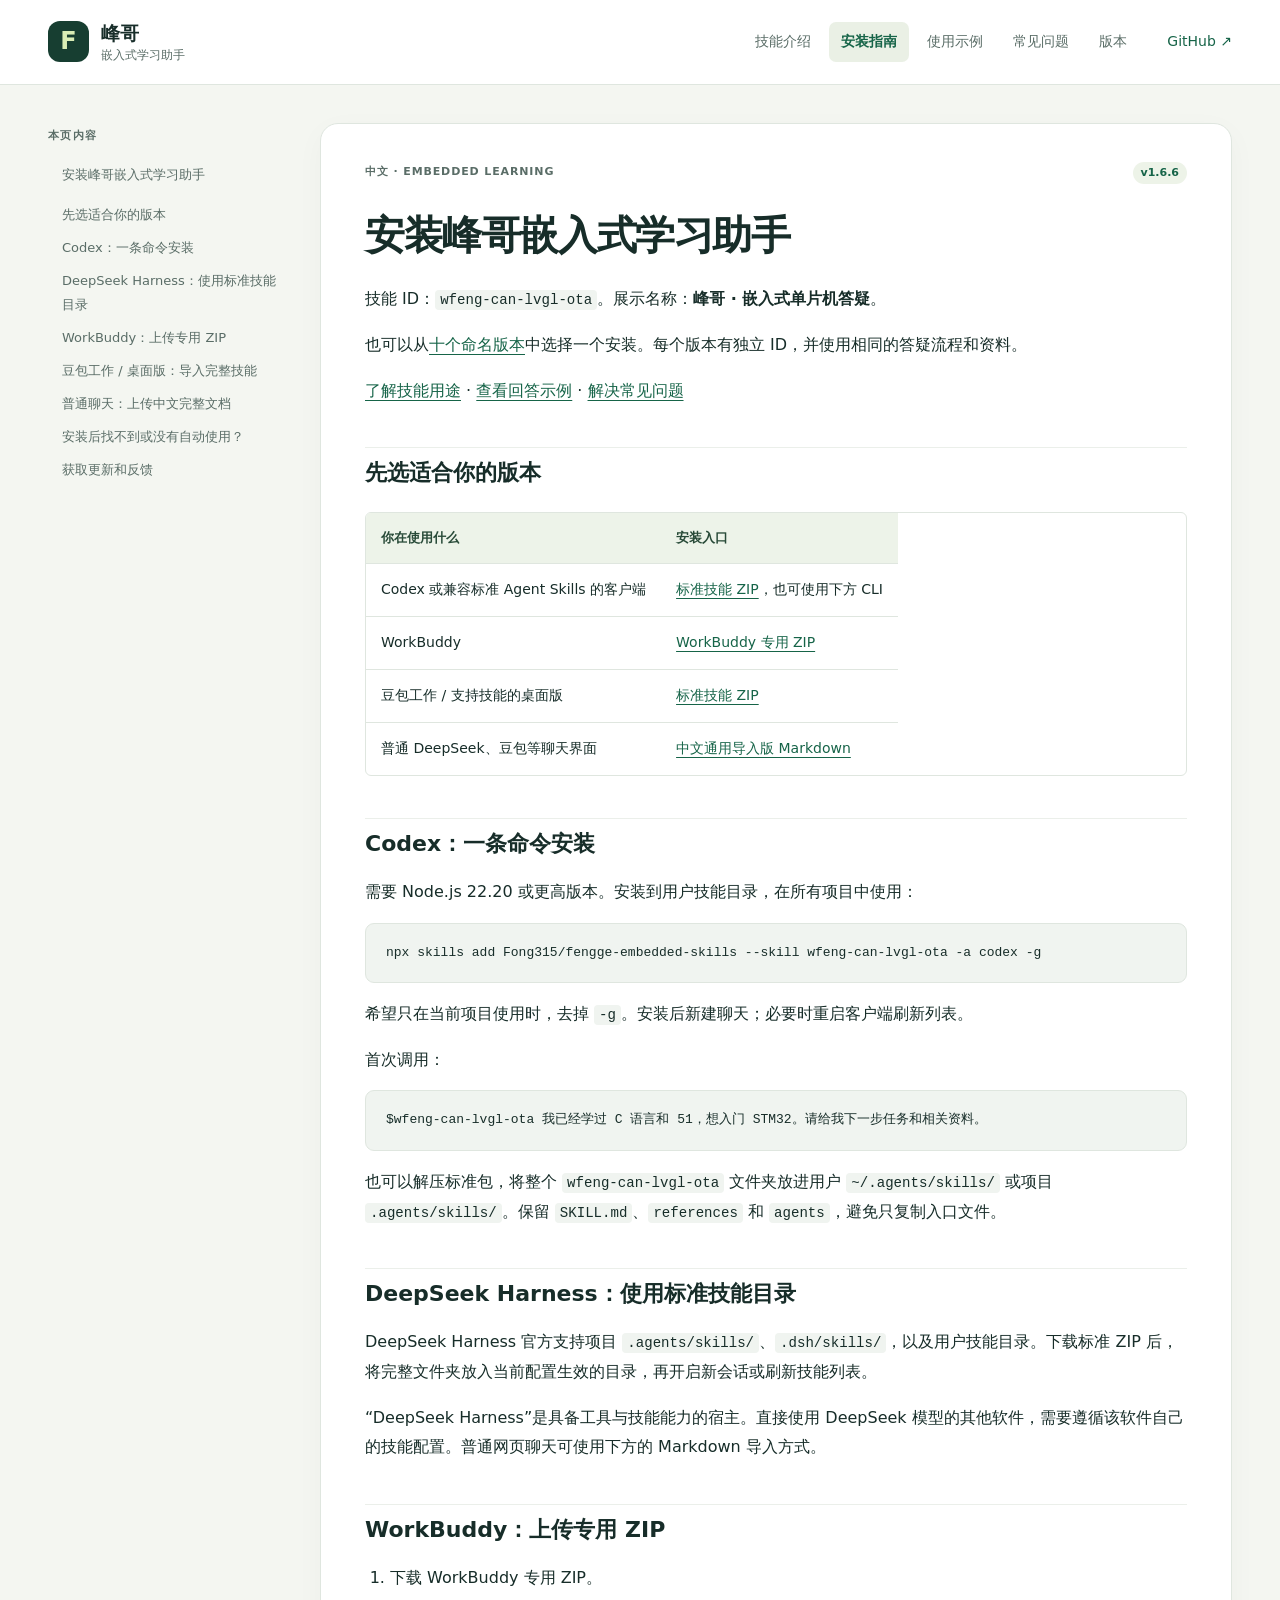
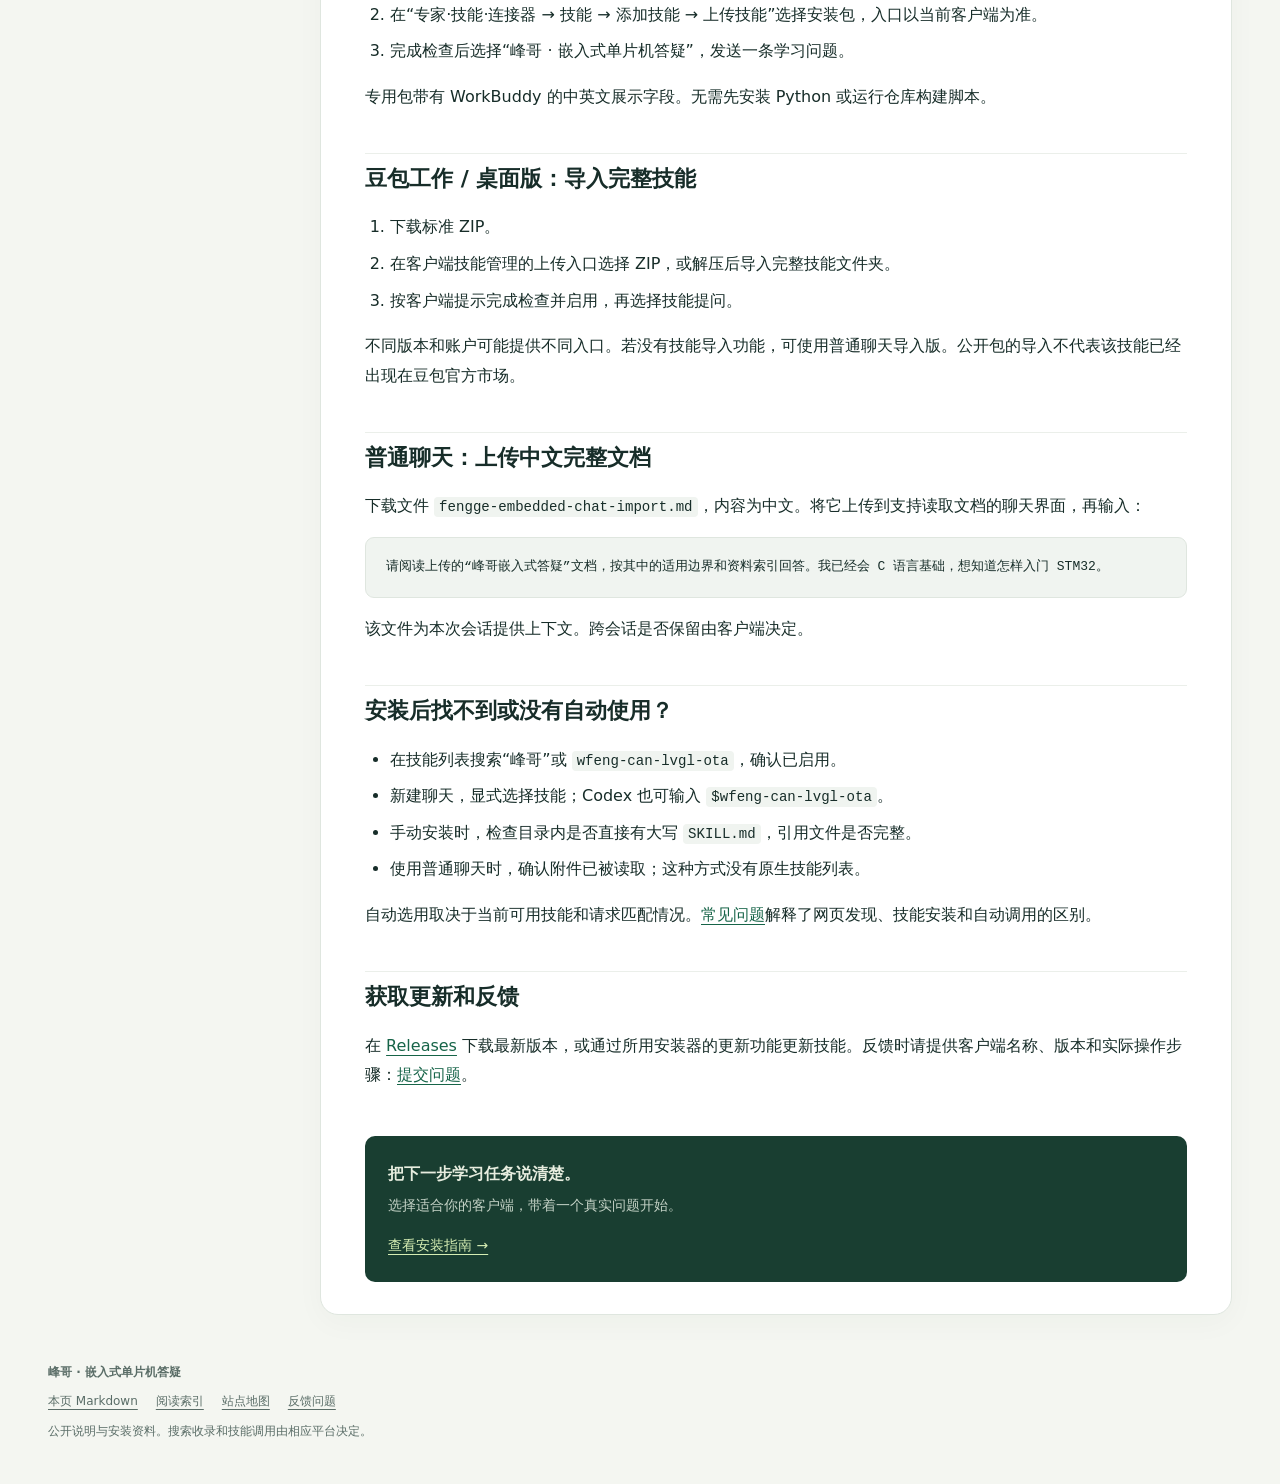
<file: docs/installation.html>
<!doctype html>
<html lang="zh-CN">
<head>
  <meta charset="utf-8">
  <meta name="viewport" content="width=device-width, initial-scale=1">
  <title>峰哥嵌入式 Skill 安装指南：Codex、DeepSeek Harness、WorkBuddy 和豆包</title>
  <meta name="description" content="如何安装峰哥嵌入式学习助手：Codex 一条命令全局安装，DeepSeek Harness 使用标准技能目录，WorkBuddy 和豆包导入 ZIP；普通聊天可上传完整中文 Markdown。">
  <meta name="robots" content="index,follow">
  <link rel="canonical" href="https://fong315.github.io/fengge-embedded-skills/installation.html">
  <link rel="stylesheet" href="style.css">
  <link rel="sitemap" type="application/xml" href="https://fong315.github.io/fengge-embedded-skills/sitemap.xml">
  <meta property="og:type" content="website">
  <meta property="og:locale" content="zh_CN">
  <meta property="og:title" content="峰哥嵌入式 Skill 安装指南：Codex、DeepSeek Harness、WorkBuddy 和豆包">
  <meta property="og:description" content="如何安装峰哥嵌入式学习助手：Codex 一条命令全局安装，DeepSeek Harness 使用标准技能目录，WorkBuddy 和豆包导入 ZIP；普通聊天可上传完整中文 Markdown。">
  <meta property="og:url" content="https://fong315.github.io/fengge-embedded-skills/installation.html">
  <meta property="og:site_name" content="峰哥嵌入式学习助手">
  <script type="application/ld+json">{"@context": "https://schema.org", "@type": "SoftwareSourceCode", "name": "峰哥嵌入式学习助手", "alternateName": "Fengge Embedded Learning Skill", "description": "如何安装峰哥嵌入式学习助手：Codex 一条命令全局安装，DeepSeek Harness 使用标准技能目录，WorkBuddy 和豆包导入 ZIP；普通聊天可上传完整中文 Markdown。", "codeRepository": "https://github.com/Fong315/fengge-embedded-skills", "url": "https://fong315.github.io/fengge-embedded-skills/", "version": "1.6.6", "inLanguage": "zh-CN", "programmingLanguage": "Markdown", "isAccessibleForFree": true}</script>
</head>
<body>
  <a class="skip" href="#main">跳到正文</a>
  <header class="site-header"><div class="header-inner">
    <a class="brand" href="index.html"><span class="brand-icon" aria-hidden="true">F</span><span>峰哥<span class="brand-sub">嵌入式学习助手</span></span></a>
    <nav aria-label="主导航"><a href="index.html">技能介绍</a><a href="installation.html" aria-current="page">安装指南</a><a href="examples.html">使用示例</a><a href="faq.html">常见问题</a><a href="variants.html">版本</a></nav>
    <a class="github" href="https://github.com/Fong315/fengge-embedded-skills">GitHub ↗</a>
  </div></header>
  <div class="layout">
    <aside aria-label="本页目录"><span class="eyebrow">本页内容</span><div class="toc">
<ul>
<li><a href="#_1">安装峰哥嵌入式学习助手</a><ul>
<li><a href="#_2">先选适合你的版本</a></li>
<li><a href="#codex">Codex：一条命令安装</a></li>
<li><a href="#deepseek-harness">DeepSeek Harness：使用标准技能目录</a></li>
<li><a href="#workbuddy-zip">WorkBuddy：上传专用 ZIP</a></li>
<li><a href="#_3">豆包工作 / 桌面版：导入完整技能</a></li>
<li><a href="#_4">普通聊天：上传中文完整文档</a></li>
<li><a href="#_5">安装后找不到或没有自动使用？</a></li>
<li><a href="#_6">获取更新和反馈</a></li>
</ul>
</li>
</ul>
</div>
</aside>
    <main id="main"><div class="page-meta"><span>中文 · EMBEDDED LEARNING</span><span>v1.6.6</span></div>
      <article><h1 id="_1">安装峰哥嵌入式学习助手</h1>
<p>技能 ID：<code>wfeng-can-lvgl-ota</code>。展示名称：<strong>峰哥 · 嵌入式单片机答疑</strong>。</p>
<p>也可以从<a href="variants.html">十个命名版本</a>中选择一个安装。每个版本有独立 ID，并使用相同的答疑流程和资料。</p>
<p><a href="index.html">了解技能用途</a> · <a href="examples.html">查看回答示例</a> · <a href="faq.html">解决常见问题</a></p>
<h2 id="_2">先选适合你的版本</h2>
<table>
<thead>
<tr>
<th>你在使用什么</th>
<th>安装入口</th>
</tr>
</thead>
<tbody>
<tr>
<td>Codex 或兼容标准 Agent Skills 的客户端</td>
<td><a href="https://github.com/Fong315/fengge-embedded-skills/releases/latest/download/wfeng-can-lvgl-ota.zip">标准技能 ZIP</a>，也可使用下方 CLI</td>
</tr>
<tr>
<td>WorkBuddy</td>
<td><a href="https://github.com/Fong315/fengge-embedded-skills/releases/latest/download/wfeng-can-lvgl-ota-workbuddy.zip">WorkBuddy 专用 ZIP</a></td>
</tr>
<tr>
<td>豆包工作 / 支持技能的桌面版</td>
<td><a href="https://github.com/Fong315/fengge-embedded-skills/releases/latest/download/wfeng-can-lvgl-ota.zip">标准技能 ZIP</a></td>
</tr>
<tr>
<td>普通 DeepSeek、豆包等聊天界面</td>
<td><a href="https://github.com/Fong315/fengge-embedded-skills/releases/latest/download/fengge-embedded-chat-import.md">中文通用导入版 Markdown</a></td>
</tr>
</tbody>
</table>
<h2 id="codex">Codex：一条命令安装</h2>
<p>需要 Node.js 22.20 或更高版本。安装到用户技能目录，在所有项目中使用：</p>
<pre><code class="language-bash">npx skills add Fong315/fengge-embedded-skills --skill wfeng-can-lvgl-ota -a codex -g
</code></pre>
<p>希望只在当前项目使用时，去掉 <code>-g</code>。安装后新建聊天；必要时重启客户端刷新列表。</p>
<p>首次调用：</p>
<pre><code class="language-text">$wfeng-can-lvgl-ota 我已经学过 C 语言和 51，想入门 STM32。请给我下一步任务和相关资料。
</code></pre>
<p>也可以解压标准包，将整个 <code>wfeng-can-lvgl-ota</code> 文件夹放进用户 <code>~/.agents/skills/</code> 或项目 <code>.agents/skills/</code>。保留 <code>SKILL.md</code>、<code>references</code> 和 <code>agents</code>，避免只复制入口文件。</p>
<h2 id="deepseek-harness">DeepSeek Harness：使用标准技能目录</h2>
<p>DeepSeek Harness 官方支持项目 <code>.agents/skills/</code>、<code>.dsh/skills/</code>，以及用户技能目录。下载标准 ZIP 后，将完整文件夹放入当前配置生效的目录，再开启新会话或刷新技能列表。</p>
<p>“DeepSeek Harness”是具备工具与技能能力的宿主。直接使用 DeepSeek 模型的其他软件，需要遵循该软件自己的技能配置。普通网页聊天可使用下方的 Markdown 导入方式。</p>
<h2 id="workbuddy-zip">WorkBuddy：上传专用 ZIP</h2>
<ol>
<li>下载 WorkBuddy 专用 ZIP。</li>
<li>在“专家·技能·连接器 → 技能 → 添加技能 → 上传技能”选择安装包，入口以当前客户端为准。</li>
<li>完成检查后选择“峰哥 · 嵌入式单片机答疑”，发送一条学习问题。</li>
</ol>
<p>专用包带有 WorkBuddy 的中英文展示字段。无需先安装 Python 或运行仓库构建脚本。</p>
<h2 id="_3">豆包工作 / 桌面版：导入完整技能</h2>
<ol>
<li>下载标准 ZIP。</li>
<li>在客户端技能管理的上传入口选择 ZIP，或解压后导入完整技能文件夹。</li>
<li>按客户端提示完成检查并启用，再选择技能提问。</li>
</ol>
<p>不同版本和账户可能提供不同入口。若没有技能导入功能，可使用普通聊天导入版。公开包的导入不代表该技能已经出现在豆包官方市场。</p>
<h2 id="_4">普通聊天：上传中文完整文档</h2>
<p>下载文件 <code>fengge-embedded-chat-import.md</code>，内容为中文。将它上传到支持读取文档的聊天界面，再输入：</p>
<pre><code class="language-text">请阅读上传的“峰哥嵌入式答疑”文档，按其中的适用边界和资料索引回答。我已经会 C 语言基础，想知道怎样入门 STM32。
</code></pre>
<p>该文件为本次会话提供上下文。跨会话是否保留由客户端决定。</p>
<h2 id="_5">安装后找不到或没有自动使用？</h2>
<ul>
<li>在技能列表搜索“峰哥”或 <code>wfeng-can-lvgl-ota</code>，确认已启用。</li>
<li>新建聊天，显式选择技能；Codex 也可输入 <code>$wfeng-can-lvgl-ota</code>。</li>
<li>手动安装时，检查目录内是否直接有大写 <code>SKILL.md</code>，引用文件是否完整。</li>
<li>使用普通聊天时，确认附件已被读取；这种方式没有原生技能列表。</li>
</ul>
<p>自动选用取决于当前可用技能和请求匹配情况。<a href="faq.html">常见问题</a>解释了网页发现、技能安装和自动调用的区别。</p>
<h2 id="_6">获取更新和反馈</h2>
<p>在 <a href="https://github.com/Fong315/fengge-embedded-skills/releases/latest">Releases</a> 下载最新版本，或通过所用安装器的更新功能更新技能。反馈时请提供客户端名称、版本和实际操作步骤：<a href="https://github.com/Fong315/fengge-embedded-skills/issues">提交问题</a>。</p></article>
      <div class="next-step"><strong>把下一步学习任务说清楚。</strong><span>选择适合你的客户端，带着一个真实问题开始。</span><a href="installation.html">查看安装指南 →</a></div>
    </main>
  </div>
  <footer><span>峰哥 · 嵌入式单片机答疑</span><div><a href="installation.md">本页 Markdown</a><a href="llms.txt">阅读索引</a><a href="sitemap.xml">站点地图</a><a href="https://github.com/Fong315/fengge-embedded-skills/issues">反馈问题</a></div><p>公开说明与安装资料。搜索收录和技能调用由相应平台决定。</p></footer>
</body>
</html>
</file>
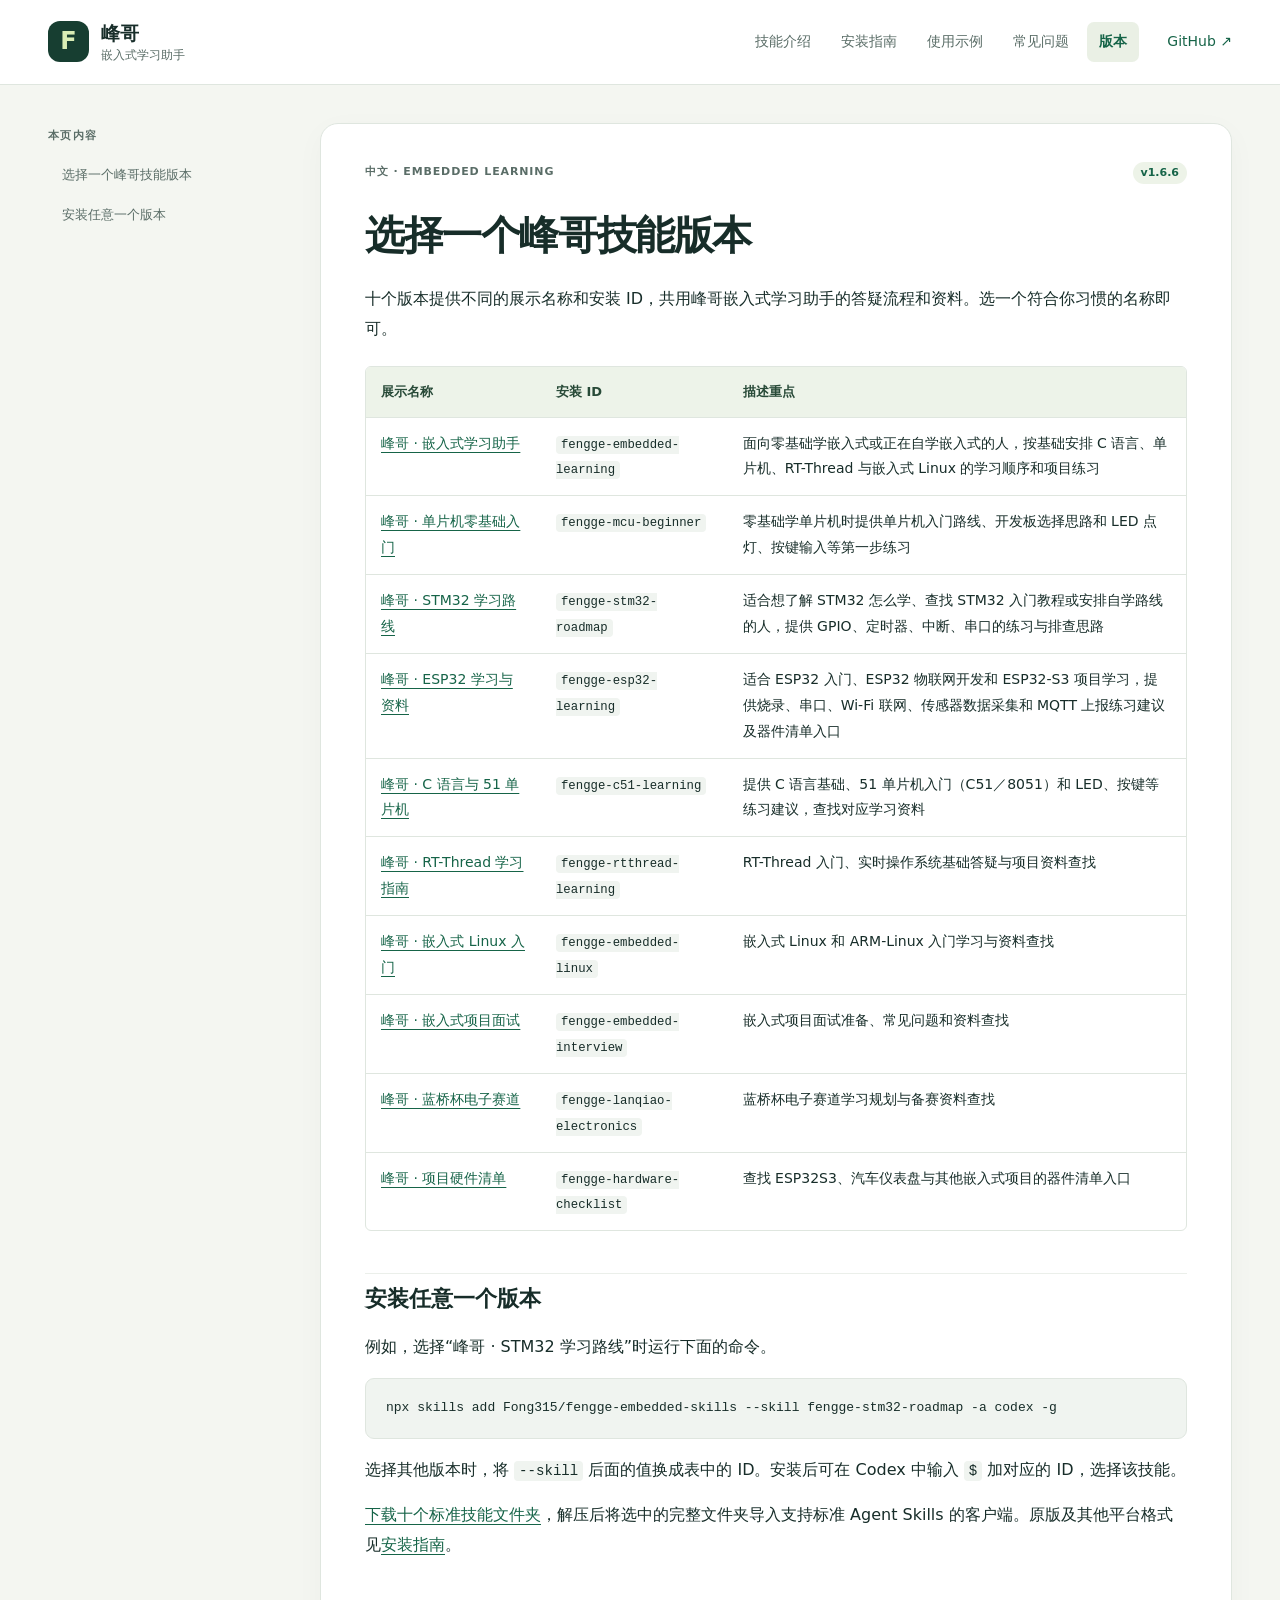
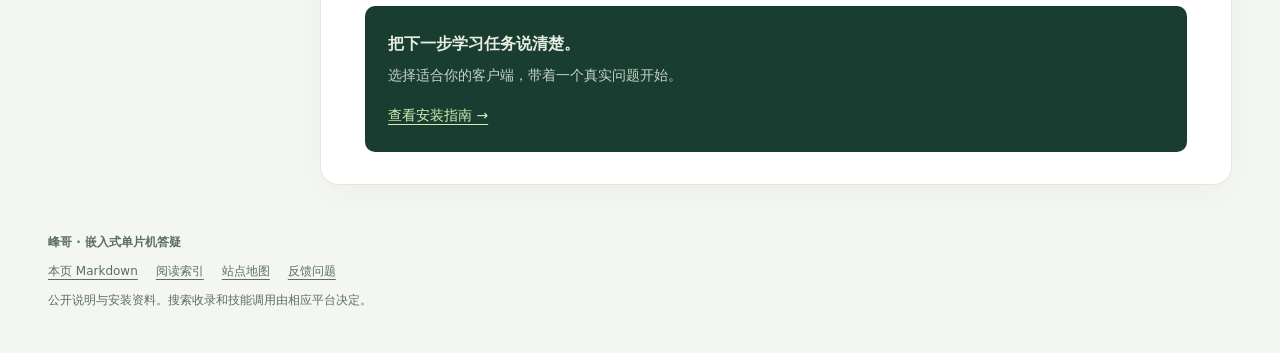
<file: docs/variants.html>
<!doctype html>
<html lang="zh-CN">
<head>
  <meta charset="utf-8">
  <meta name="viewport" content="width=device-width, initial-scale=1">
  <title>峰哥嵌入式学习助手的十个技能版本与安装入口</title>
  <meta name="description" content="按 STM32、ESP32、单片机零基础、C51、RT-Thread、嵌入式 Linux、项目面试、蓝桥杯与器件清单查找峰哥技能版本。每份提供独立安装 ID，共用答疑流程与资料。">
  <meta name="robots" content="index,follow">
  <link rel="canonical" href="https://fong315.github.io/fengge-embedded-skills/variants.html">
  <link rel="stylesheet" href="style.css">
  <link rel="sitemap" type="application/xml" href="https://fong315.github.io/fengge-embedded-skills/sitemap.xml">
  <meta property="og:type" content="website">
  <meta property="og:locale" content="zh_CN">
  <meta property="og:title" content="峰哥嵌入式学习助手的十个技能版本与安装入口">
  <meta property="og:description" content="按 STM32、ESP32、单片机零基础、C51、RT-Thread、嵌入式 Linux、项目面试、蓝桥杯与器件清单查找峰哥技能版本。每份提供独立安装 ID，共用答疑流程与资料。">
  <meta property="og:url" content="https://fong315.github.io/fengge-embedded-skills/variants.html">
  <meta property="og:site_name" content="峰哥嵌入式学习助手">
  <script type="application/ld+json">{"@context": "https://schema.org", "@type": "SoftwareSourceCode", "name": "峰哥嵌入式学习助手", "alternateName": "Fengge Embedded Learning Skill", "description": "按 STM32、ESP32、单片机零基础、C51、RT-Thread、嵌入式 Linux、项目面试、蓝桥杯与器件清单查找峰哥技能版本。每份提供独立安装 ID，共用答疑流程与资料。", "codeRepository": "https://github.com/Fong315/fengge-embedded-skills", "url": "https://fong315.github.io/fengge-embedded-skills/", "version": "1.6.6", "inLanguage": "zh-CN", "programmingLanguage": "Markdown", "isAccessibleForFree": true}</script>
</head>
<body>
  <a class="skip" href="#main">跳到正文</a>
  <header class="site-header"><div class="header-inner">
    <a class="brand" href="index.html"><span class="brand-icon" aria-hidden="true">F</span><span>峰哥<span class="brand-sub">嵌入式学习助手</span></span></a>
    <nav aria-label="主导航"><a href="index.html">技能介绍</a><a href="installation.html">安装指南</a><a href="examples.html">使用示例</a><a href="faq.html">常见问题</a><a href="variants.html" aria-current="page">版本</a></nav>
    <a class="github" href="https://github.com/Fong315/fengge-embedded-skills">GitHub ↗</a>
  </div></header>
  <div class="layout">
    <aside aria-label="本页目录"><span class="eyebrow">本页内容</span><div class="toc">
<ul>
<li><a href="#_1">选择一个峰哥技能版本</a><ul>
<li><a href="#_2">安装任意一个版本</a></li>
</ul>
</li>
</ul>
</div>
</aside>
    <main id="main"><div class="page-meta"><span>中文 · EMBEDDED LEARNING</span><span>v1.6.6</span></div>
      <article><h1 id="_1">选择一个峰哥技能版本</h1>
<p>十个版本提供不同的展示名称和安装 ID，共用峰哥嵌入式学习助手的答疑流程和资料。选一个符合你习惯的名称即可。</p>
<table>
<thead>
<tr>
<th>展示名称</th>
<th>安装 ID</th>
<th>描述重点</th>
</tr>
</thead>
<tbody>
<tr>
<td><a href="https://github.com/Fong315/fengge-embedded-skills/tree/main/skills/fengge-embedded-learning">峰哥 · 嵌入式学习助手</a></td>
<td><code>fengge-embedded-learning</code></td>
<td>面向零基础学嵌入式或正在自学嵌入式的人，按基础安排 C 语言、单片机、RT-Thread 与嵌入式 Linux 的学习顺序和项目练习</td>
</tr>
<tr>
<td><a href="https://github.com/Fong315/fengge-embedded-skills/tree/main/skills/fengge-mcu-beginner">峰哥 · 单片机零基础入门</a></td>
<td><code>fengge-mcu-beginner</code></td>
<td>零基础学单片机时提供单片机入门路线、开发板选择思路和 LED 点灯、按键输入等第一步练习</td>
</tr>
<tr>
<td><a href="https://github.com/Fong315/fengge-embedded-skills/tree/main/skills/fengge-stm32-roadmap">峰哥 · STM32 学习路线</a></td>
<td><code>fengge-stm32-roadmap</code></td>
<td>适合想了解 STM32 怎么学、查找 STM32 入门教程或安排自学路线的人，提供 GPIO、定时器、中断、串口的练习与排查思路</td>
</tr>
<tr>
<td><a href="https://github.com/Fong315/fengge-embedded-skills/tree/main/skills/fengge-esp32-learning">峰哥 · ESP32 学习与资料</a></td>
<td><code>fengge-esp32-learning</code></td>
<td>适合 ESP32 入门、ESP32 物联网开发和 ESP32-S3 项目学习，提供烧录、串口、Wi-Fi 联网、传感器数据采集和 MQTT 上报练习建议及器件清单入口</td>
</tr>
<tr>
<td><a href="https://github.com/Fong315/fengge-embedded-skills/tree/main/skills/fengge-c51-learning">峰哥 · C 语言与 51 单片机</a></td>
<td><code>fengge-c51-learning</code></td>
<td>提供 C 语言基础、51 单片机入门（C51／8051）和 LED、按键等练习建议，查找对应学习资料</td>
</tr>
<tr>
<td><a href="https://github.com/Fong315/fengge-embedded-skills/tree/main/skills/fengge-rtthread-learning">峰哥 · RT-Thread 学习指南</a></td>
<td><code>fengge-rtthread-learning</code></td>
<td>RT-Thread 入门、实时操作系统基础答疑与项目资料查找</td>
</tr>
<tr>
<td><a href="https://github.com/Fong315/fengge-embedded-skills/tree/main/skills/fengge-embedded-linux">峰哥 · 嵌入式 Linux 入门</a></td>
<td><code>fengge-embedded-linux</code></td>
<td>嵌入式 Linux 和 ARM-Linux 入门学习与资料查找</td>
</tr>
<tr>
<td><a href="https://github.com/Fong315/fengge-embedded-skills/tree/main/skills/fengge-embedded-interview">峰哥 · 嵌入式项目面试</a></td>
<td><code>fengge-embedded-interview</code></td>
<td>嵌入式项目面试准备、常见问题和资料查找</td>
</tr>
<tr>
<td><a href="https://github.com/Fong315/fengge-embedded-skills/tree/main/skills/fengge-lanqiao-electronics">峰哥 · 蓝桥杯电子赛道</a></td>
<td><code>fengge-lanqiao-electronics</code></td>
<td>蓝桥杯电子赛道学习规划与备赛资料查找</td>
</tr>
<tr>
<td><a href="https://github.com/Fong315/fengge-embedded-skills/tree/main/skills/fengge-hardware-checklist">峰哥 · 项目硬件清单</a></td>
<td><code>fengge-hardware-checklist</code></td>
<td>查找 ESP32S3、汽车仪表盘与其他嵌入式项目的器件清单入口</td>
</tr>
</tbody>
</table>
<h2 id="_2">安装任意一个版本</h2>
<p>例如，选择“峰哥 · STM32 学习路线”时运行下面的命令。</p>
<pre><code class="language-bash">npx skills add Fong315/fengge-embedded-skills --skill fengge-stm32-roadmap -a codex -g
</code></pre>
<p>选择其他版本时，将 <code>--skill</code> 后面的值换成表中的 ID。安装后可在 Codex 中输入 <code>$</code> 加对应的 ID，选择该技能。</p>
<p><a href="https://github.com/Fong315/fengge-embedded-skills/releases/latest/download/fengge-skill-variants.zip">下载十个标准技能文件夹</a>，解压后将选中的完整文件夹导入支持标准 Agent Skills 的客户端。原版及其他平台格式见<a href="installation.html">安装指南</a>。</p></article>
      <div class="next-step"><strong>把下一步学习任务说清楚。</strong><span>选择适合你的客户端，带着一个真实问题开始。</span><a href="installation.html">查看安装指南 →</a></div>
    </main>
  </div>
  <footer><span>峰哥 · 嵌入式单片机答疑</span><div><a href="variants.md">本页 Markdown</a><a href="llms.txt">阅读索引</a><a href="sitemap.xml">站点地图</a><a href="https://github.com/Fong315/fengge-embedded-skills/issues">反馈问题</a></div><p>公开说明与安装资料。搜索收录和技能调用由相应平台决定。</p></footer>
</body>
</html>
</file>
<file: docs/style.css>
:root{--ink:#172d29;--muted:#5a6d67;--green:#166448;--line:#dfe6df;--paper:#fff;--bg:#f4f6f1;--code:#f0f4f0}
*{box-sizing:border-box}html{scroll-behavior:smooth;scroll-padding-top:100px}body{margin:0;background:var(--bg);color:var(--ink);font-family:Inter,"Segoe UI","Microsoft YaHei",system-ui,sans-serif;font-size:16px;line-height:1.85}a{color:var(--green);text-underline-offset:4px}a:hover{color:#083f2b}a:focus-visible{outline:3px solid #b4d86b;outline-offset:4px}.skip{position:absolute;left:16px;top:-80px;z-index:10;background:#fff;padding:8px 18px}.skip:focus{top:12px}.site-header{position:sticky;top:0;z-index:2;background:rgba(255,255,255,.96);border-bottom:1px solid var(--line)}.header-inner{max-width:1240px;margin:auto;min-height:84px;padding:16px 28px;display:flex;align-items:center;gap:28px}.brand{display:flex;align-items:center;gap:12px;text-decoration:none;font-size:19px;font-weight:750;color:var(--ink);line-height:1.4;white-space:nowrap}.brand-icon{display:grid;place-items:center;width:41px;height:41px;border-radius:12px;background:#173e31;color:#d9edb5;font-size:24px}.brand-sub{display:block;font-size:12px;font-weight:500;color:var(--muted)}nav{display:flex;gap:6px;margin-left:auto;flex-wrap:wrap}nav a{font-size:14px;text-decoration:none;padding:7px 12px;border-radius:7px;color:var(--muted)}nav a[aria-current=page]{background:#eaf0e5;color:var(--green);font-weight:700}.github{font-size:14px;white-space:nowrap;text-decoration:none}.layout{max-width:1240px;display:grid;grid-template-columns:230px minmax(0,1fr);gap:42px;margin:38px auto;padding:0 28px}aside{position:sticky;align-self:start;top:120px;font-size:13px;max-height:calc(100vh - 140px);overflow:auto}.eyebrow{font-size:11px;font-weight:750;letter-spacing:.12em;color:var(--muted)}.toc ul{list-style:none;padding:0;margin:16px 0}.toc li{margin:9px 0}.toc a{text-decoration:none;color:var(--muted);display:block;border-left:2px solid transparent;padding-left:12px}.toc a:hover{border-color:#9bb68a;color:var(--green)}main{min-width:0;padding:38px 44px 32px;background:var(--paper);border:1px solid var(--line);border-radius:18px;box-shadow:0 8px 30px #1c352908}.page-meta{display:flex;justify-content:space-between;gap:12px;color:var(--muted);font-size:11px;font-weight:700;letter-spacing:.08em}.page-meta span:last-child{letter-spacing:0;color:var(--green);background:#edf3e8;padding:1px 8px;border-radius:20px}h1{font-size:clamp(28px,3.5vw,40px);line-height:1.35;letter-spacing:-.035em;margin:24px 0 22px}h2{font-size:22px;line-height:1.55;margin:42px 0 16px;padding-top:8px;border-top:1px solid #ebefea}h3{font-size:18px}p{margin:16px 0}strong{font-weight:700}ul,ol{padding-left:25px}li{margin:7px 0}pre{background:var(--code);border:1px solid var(--line);padding:18px 20px;border-radius:9px;overflow:auto;font-size:13px;line-height:1.75}code{font-family:"Cascadia Code",Consolas,monospace;font-size:.88em;background:var(--code);padding:2px 5px;border-radius:4px;overflow-wrap:anywhere}pre code{font-size:inherit;background:none;padding:0;overflow-wrap:normal}blockquote{margin:20px 0;border-left:3px solid #a6bb94;background:#f8faf6;padding:2px 20px;color:#385047}table{display:block;max-width:100%;overflow-x:auto;border-collapse:collapse;font-size:14px;margin:22px 0;border:1px solid var(--line);border-radius:6px}th,td{padding:13px 15px;border-bottom:1px solid var(--line);text-align:left;vertical-align:top;min-width:160px}th{background:#edf3e9;color:#284a38;font-size:13px}tr:last-child td{border-bottom:0}.next-step{margin-top:46px;padding:23px;border-radius:10px;background:#193e31;color:#e7eddf;display:flex;flex-direction:column;gap:5px}.next-step span{font-size:14px;color:#c4d2c6}.next-step a{color:#d5edb3;font-size:14px;margin-top:9px}footer{max-width:1240px;padding:8px 28px 35px;margin:auto;color:var(--muted);font-size:12px}footer>span{font-weight:700}footer div{display:flex;gap:18px;flex-wrap:wrap;margin:7px 0}footer a{color:var(--muted)}footer p{margin:7px 0}
@media(max-width:980px){.layout{grid-template-columns:minmax(0,1fr);max-width:850px}aside{display:none}.header-inner{gap:14px}nav a{padding:6px 9px}.github{display:none}}
@media(max-width:600px){.header-inner{padding:12px 18px;flex-wrap:wrap;gap:12px}.brand{font-size:17px}.brand-icon{width:35px;height:35px}.brand-sub{font-size:11px}nav{width:100%;margin-left:0;gap:0;justify-content:space-between}nav a{font-size:13px;padding:6px 8px}.layout{margin:20px auto;padding:0 12px}main{padding:25px 21px;border-radius:12px}body{font-size:15px}h1{font-size:29px}h2{font-size:20px;margin-top:32px}pre{padding:14px;font-size:12px}th,td{min-width:145px;padding:11px}footer{padding:5px 22px 28px}.page-meta{font-size:10px;letter-spacing:0}}
</file>
